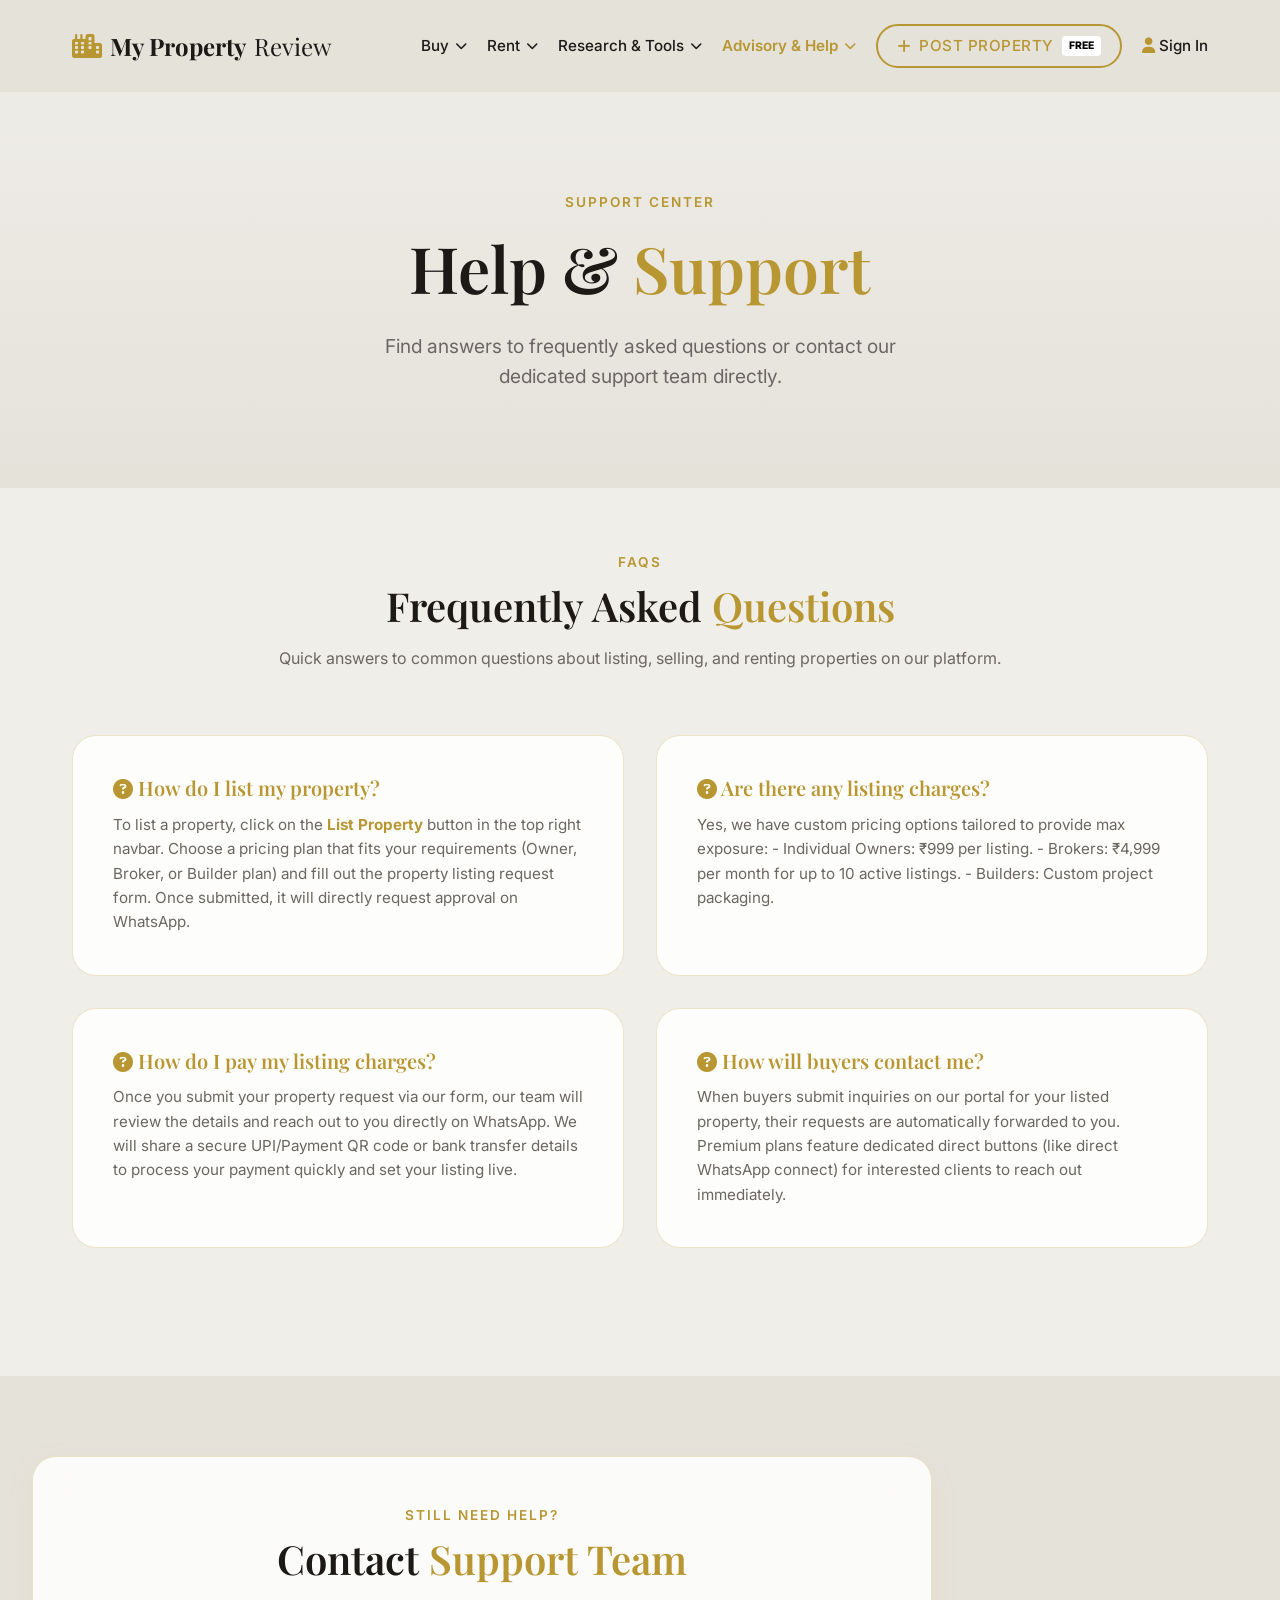
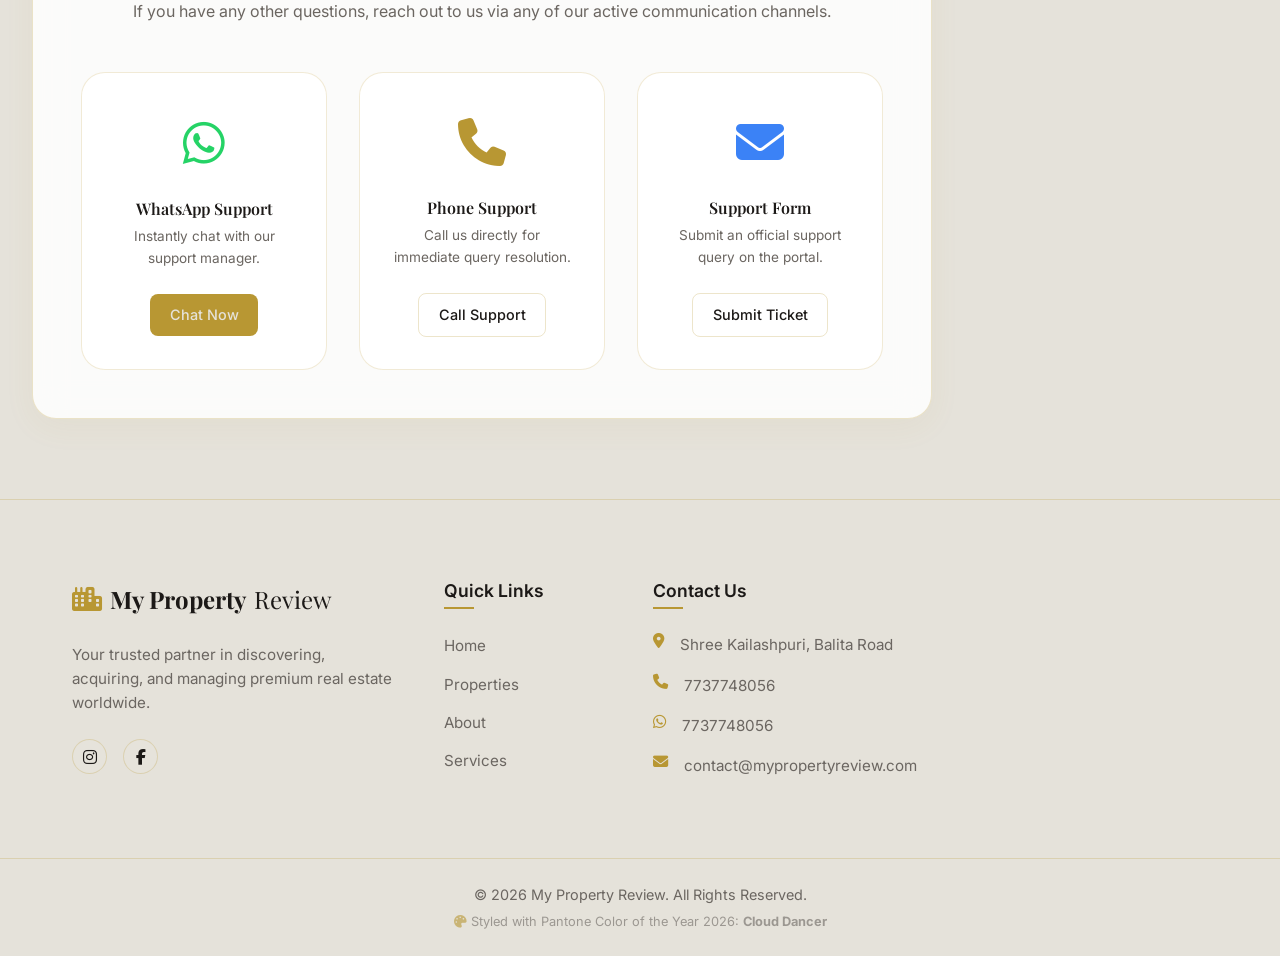
<file: help.html>
<!DOCTYPE html>
<html lang="en">
<head>
    <meta charset="UTF-8">
    <meta name="viewport" content="width=device-width, initial-scale=1.0">
    <title>Help & Support | My Property Review</title>
    <meta name="description" content="Help center and FAQs for My Property Review. Learn how to list, buy, or rent luxury properties.">
    <link rel="stylesheet" href="style.css">
    <!-- Google Fonts -->
    <link rel="preconnect" href="https://fonts.googleapis.com">
    <link rel="preconnect" href="https://fonts.gstatic.com" crossorigin>
    <link href="https://fonts.googleapis.com/css2?family=Inter:wght@300;400;500;600&family=Playfair+Display:ital,wght@0,400;0,600;0,700;1,400&display=swap" rel="stylesheet">
    <!-- Font Awesome for Icons -->
    <link rel="stylesheet" href="https://cdnjs.cloudflare.com/ajax/libs/font-awesome/6.4.0/css/all.min.css">
</head>
<body class="listing-page">
    <!-- Sleek Scroll Progress Indicator -->
    <div id="scroll-progress"></div>

    <!-- Navigation -->
    <nav class="navbar" id="navbar">
        <div class="nav-container">
            <a href="index.html" class="logo">
                <i class="fa-solid fa-city gold-text"></i> My Property <span class="light-text">Review</span>
            </a>
            <ul class="nav-links">
                <!-- BUY Dropdown -->
                <li class="nav-dropdown">
                    <a href="index.html#properties" class="dropdown-trigger">Buy <i class="fa-solid fa-chevron-down"></i></a>
                    <div class="dropdown-content">
                        <a href="index.html?type=Apartment#properties"><i class="fa-solid fa-building gold-text"></i> Buy Apartments / Flats</a>
                        <a href="index.html?type=Villa#properties"><i class="fa-solid fa-house-chimney gold-text"></i> Buy Luxury Villas</a>
                        <a href="index.html?type=Gated+Township#properties"><i class="fa-solid fa-mountain-city gold-text"></i> Buy Gated Townships</a>
                        <a href="index.html?type=Commercial+Shop#properties"><i class="fa-solid fa-shop gold-text"></i> Buy Commercial Shops</a>
                        <a href="index.html?type=Plot#properties"><i class="fa-solid fa-trowel-bricks gold-text"></i> Buy Plots / Land</a>
                    </div>
                </li>
                
                <!-- RENT Dropdown -->
                <li class="nav-dropdown">
                    <a href="index.html#properties" class="dropdown-trigger">Rent <i class="fa-solid fa-chevron-down"></i></a>
                    <div class="dropdown-content">
                        <a href="index.html?purpose=Rent&type=Apartment#properties"><i class="fa-solid fa-building gold-text"></i> Rent Apartments / Flats</a>
                        <a href="index.html?purpose=Rent&type=Villa#properties"><i class="fa-solid fa-house-chimney gold-text"></i> Rent Luxury Villas</a>
                        <a href="index.html?purpose=Rent&type=Commercial+Shop#properties"><i class="fa-solid fa-shop gold-text"></i> Rent Commercial Shops</a>
                    </div>
                </li>
                
                <!-- RESEARCH & TOOLS Dropdown -->
                <li class="nav-dropdown">
                    <a href="#" class="dropdown-trigger">Research & Tools <i class="fa-solid fa-chevron-down"></i></a>
                    <div class="dropdown-content">
                        <a href="#" class="active-modal-trigger" data-modal="emi-modal"><i class="fa-solid fa-calculator gold-text"></i> EMI Calculator</a>
                        <a href="#" class="active-modal-trigger" data-modal="eligibility-modal"><i class="fa-solid fa-hand-holding-dollar gold-text"></i> Eligibility Calculator</a>
                        <a href="#" class="active-modal-trigger" data-modal="affordability-modal"><i class="fa-solid fa-piggy-bank gold-text"></i> Affordability Calculator</a>
                        <a href="#" class="active-modal-trigger" data-modal="area-modal"><i class="fa-solid fa-vector-square gold-text"></i> Area Unit Converter</a>
                        <a href="index.html#insights-section"><i class="fa-solid fa-chart-line gold-text"></i> Price Trends & Insights</a>
                    </div>
                </li>
                
                <!-- ADVISORY & HELP Dropdown (Active) -->
                <li class="nav-dropdown">
                    <a href="#" class="dropdown-trigger active" style="color: var(--accent-gold); font-weight: 600;">Advisory & Help <i class="fa-solid fa-chevron-down"></i></a>
                    <div class="dropdown-content">
                        <a href="blog.html"><i class="fa-solid fa-newspaper gold-text"></i> Expert Blogs & News</a>
                        <a href="help.html" class="active"><i class="fa-solid fa-circle-question gold-text"></i> Visit Help Center</a>
                        <a href="index.html#contact"><i class="fa-solid fa-headset gold-text"></i> Contact Advisory Team</a>
                    </div>
                </li>

                <!-- Post Property Button -->
                <li>
                    <a href="list-property.html" class="nav-post-btn">
                        <i class="fa-solid fa-plus"></i> Post Property <span class="free-badge-pulse">FREE</span>
                    </a>
                </li>
                
                <li id="auth-nav-item"><a href="#" id="open-signin-btn"><i class="fa-solid fa-user gold-text"></i> Sign In</a></li>
            </ul>
            <div class="menu-toggle" id="mobile-menu">
                <i class="fa-solid fa-bars"></i>
            </div>
        </div>
    </nav>

    <!-- Page Header -->
    <section class="page-header">
        <div class="header-content reveal">
            <span class="subtitle">Support Center</span>
            <h1>Help & <span class="gold-text">Support</span></h1>
            <p>Find answers to frequently asked questions or contact our dedicated support team directly.</p>
        </div>
    </section>

    <!-- Support Categories / FAQ Section -->
    <section class="pricing-section">
        <div class="section-header reveal">
            <span class="subtitle">FAQs</span>
            <h2>Frequently Asked <span class="gold-text">Questions</span></h2>
            <p>Quick answers to common questions about listing, selling, and renting properties on our platform.</p>
        </div>

        <div class="pricing-grid" style="grid-template-columns: 1fr 1fr; margin-top: 3rem;">
            <!-- FAQ Card 1 -->
            <div class="pricing-card reveal" style="text-align: left; padding: 2.5rem; justify-content: flex-start;">
                <h3 style="font-size: 1.25rem; color: var(--accent-gold); margin-bottom: 0.8rem;">
                    <i class="fa-solid fa-circle-question"></i> How do I list my property?
                </h3>
                <p style="color: var(--text-muted); font-size: 0.95rem; line-height: 1.6;">
                    To list a property, click on the <strong class="gold-text">List Property</strong> button in the top right navbar. Choose a pricing plan that fits your requirements (Owner, Broker, or Builder plan) and fill out the property listing request form. Once submitted, it will directly request approval on WhatsApp.
                </p>
            </div>

            <!-- FAQ Card 2 -->
            <div class="pricing-card reveal delay-1" style="text-align: left; padding: 2.5rem; justify-content: flex-start;">
                <h3 style="font-size: 1.25rem; color: var(--accent-gold); margin-bottom: 0.8rem;">
                    <i class="fa-solid fa-circle-question"></i> Are there any listing charges?
                </h3>
                <p style="color: var(--text-muted); font-size: 0.95rem; line-height: 1.6;">
                    Yes, we have custom pricing options tailored to provide max exposure: 
                    - Individual Owners: ₹999 per listing.
                    - Brokers: ₹4,999 per month for up to 10 active listings.
                    - Builders: Custom project packaging.
                </p>
            </div>

            <!-- FAQ Card 3 -->
            <div class="pricing-card reveal delay-2" style="text-align: left; padding: 2.5rem; justify-content: flex-start;">
                <h3 style="font-size: 1.25rem; color: var(--accent-gold); margin-bottom: 0.8rem;">
                    <i class="fa-solid fa-circle-question"></i> How do I pay my listing charges?
                </h3>
                <p style="color: var(--text-muted); font-size: 0.95rem; line-height: 1.6;">
                    Once you submit your property request via our form, our team will review the details and reach out to you directly on WhatsApp. We will share a secure UPI/Payment QR code or bank transfer details to process your payment quickly and set your listing live.
                </p>
            </div>

            <!-- FAQ Card 4 -->
            <div class="pricing-card reveal delay-3" style="text-align: left; padding: 2.5rem; justify-content: flex-start;">
                <h3 style="font-size: 1.25rem; color: var(--accent-gold); margin-bottom: 0.8rem;">
                    <i class="fa-solid fa-circle-question"></i> How will buyers contact me?
                </h3>
                <p style="color: var(--text-muted); font-size: 0.95rem; line-height: 1.6;">
                    When buyers submit inquiries on our portal for your listed property, their requests are automatically forwarded to you. Premium plans feature dedicated direct buttons (like direct WhatsApp connect) for interested clients to reach out immediately.
                </p>
            </div>
        </div>
    </section>

    <!-- Support Contact Channels -->
    <section class="listing-form-section" style="background: var(--bg-darker); padding: 5rem 2rem;">
        <div class="inquiry-container reveal" style="max-width: 900px;">
            <div class="section-header" style="margin-bottom: 3rem;">
                <span class="subtitle">Still need help?</span>
                <h2>Contact <span class="gold-text">Support Team</span></h2>
                <p>If you have any other questions, reach out to us via any of our active communication channels.</p>
            </div>

            <div style="display: grid; grid-template-columns: repeat(auto-fit, minmax(220px, 1fr)); gap: 2rem; text-align: center;">
                
                <!-- Channel 1: WhatsApp -->
                <div class="pricing-card" style="padding: 2rem; border-color: rgba(184, 151, 51, 0.2); justify-content: center; align-items: center;">
                    <div style="font-size: 3rem; color: #25d366; margin-bottom: 1rem;">
                        <i class="fa-brands fa-whatsapp"></i>
                    </div>
                    <h4>WhatsApp Support</h4>
                    <p style="font-size: 0.85rem; color: var(--text-muted); margin: 0.5rem 0 1.5rem;">Instantly chat with our support manager.</p>
                    <a href="https://wa.me/917737748056" target="_blank" class="btn btn-primary" style="padding: 0.6rem 1.2rem; font-size: 0.9rem;">Chat Now</a>
                </div>

                <!-- Channel 2: Phone call -->
                <div class="pricing-card" style="padding: 2rem; border-color: rgba(184, 151, 51, 0.2); justify-content: center; align-items: center;">
                    <div style="font-size: 3rem; color: var(--accent-gold); margin-bottom: 1rem;">
                        <i class="fa-solid fa-phone"></i>
                    </div>
                    <h4>Phone Support</h4>
                    <p style="font-size: 0.85rem; color: var(--text-muted); margin: 0.5rem 0 1.5rem;">Call us directly for immediate query resolution.</p>
                    <a href="tel:7737748056" class="btn btn-outline" style="padding: 0.6rem 1.2rem; font-size: 0.9rem;">Call Support</a>
                </div>

                <!-- Channel 3: Inquiry Modal Trigger -->
                <div class="pricing-card" style="padding: 2rem; border-color: rgba(184, 151, 51, 0.2); justify-content: center; align-items: center;">
                    <div style="font-size: 3rem; color: #3b82f6; margin-bottom: 1rem;">
                        <i class="fa-solid fa-envelope"></i>
                    </div>
                    <h4>Support Form</h4>
                    <p style="font-size: 0.85rem; color: var(--text-muted); margin: 0.5rem 0 1.5rem;">Submit an official support query on the portal.</p>
                    <a href="#" class="btn btn-outline open-modal-btn" style="padding: 0.6rem 1.2rem; font-size: 0.9rem;">Submit Ticket</a>
                </div>

            </div>
        </div>
    </section>

    <!-- Footer -->
    <footer class="footer">
        <div class="footer-top reveal">
            <div class="footer-brand">
                <a href="index.html" class="logo">
                    <i class="fa-solid fa-city gold-text"></i> My Property <span class="light-text">Review</span>
                </a>
                <p>Your trusted partner in discovering, acquiring, and managing premium real estate worldwide.</p>
                <div class="social-links">
                    <a href="https://www.instagram.com/propertypradeep?igsh=MXdpMXpzMTRkcWJ5Zw==" target="_blank"><i class="fa-brands fa-instagram"></i></a>
                    <a href="https://www.facebook.com/share/1DDy9V1TkH/" target="_blank"><i class="fa-brands fa-facebook-f"></i></a>
                </div>
            </div>
            <div class="footer-links">
                <h3>Quick Links</h3>
                <ul>
                    <li><a href="index.html">Home</a></li>
                    <li><a href="index.html#properties">Properties</a></li>
                    <li><a href="index.html#about">About</a></li>
                    <li><a href="index.html#services">Services</a></li>
                </ul>
            </div>
            <div class="footer-contact">
                <h3>Contact Us</h3>
                <p><i class="fa-solid fa-location-dot gold-text"></i> Shree Kailashpuri, Balita Road</p>
                <p><i class="fa-solid fa-phone gold-text"></i> 7737748056</p>
                <p><i class="fa-brands fa-whatsapp gold-text"></i> <a href="https://wa.me/917737748056" target="_blank" style="color: inherit; text-decoration: none;">7737748056</a></p>
                <p><i class="fa-solid fa-envelope gold-text"></i> <a href="help.html" style="color: inherit; text-decoration: none;">contact@mypropertyreview.com</a></p>
            </div>
        </div>
        <div class="footer-bottom">
            <p>&copy; 2026 My Property Review. All Rights Reserved.</p>
            <p style="font-size: 0.8rem; opacity: 0.6; margin-top: 5px;"><i class="fa-solid fa-palette gold-text"></i> Styled with Pantone Color of the Year 2026: <strong>Cloud Dancer</strong></p>
        </div>
    </footer>

    <!-- Include Modal HTML here as well in case they click Contact Us -->
    <!-- Inquiry Modal (Converted to Interactive Chatbox) -->
    <div id="inquiry-modal" class="modal">
        <div class="modal-content chatbox-container">
            <!-- Chat Header -->
            <div class="chatbox-header">
                <div class="chat-agent-info">
                    <div class="chat-agent-avatar">
                        <i class="fa-solid fa-user-tie"></i>
                        <span class="online-status-dot"></span>
                    </div>
                    <div>
                        <h4>Pradeep Kumar</h4>
                        <p><i class="fa-solid fa-circle gold-text" style="font-size: 8px;"></i> Assistant Manager</p>
                    </div>
                </div>
                <span class="close-modal">&times;</span>
            </div>
            
            <!-- Chat Messages Window -->
            <div class="chatbox-messages" id="chatbox-messages">
                <!-- Dynamically populated via JS -->
            </div>
            
            <!-- Chat Quick Options (Chips) -->
            <div class="chatbox-chips" id="chatbox-chips">
                <!-- Dynamically populated via JS -->
            </div>
            
            <!-- Chat Input Area -->
            <form class="chatbox-input-area" id="chatbox-input-form">
                <input type="text" id="chatbox-user-input" placeholder="Type your message here..." required autocomplete="off">
                <button type="submit" class="chatbox-send-btn"><i class="fa-solid fa-paper-plane"></i></button>
            </form>
        </div>
    </div>

    <!-- Sign In Modal -->
    <div id="signin-modal" class="modal">
        <div class="modal-content signin-container">
            <span class="close-signin-modal">&times;</span>
            
            <div class="signin-tabs">
                <button class="signin-tab-btn active" id="tab-login-btn">Sign In</button>
                <button class="signin-tab-btn" id="tab-register-btn">Register</button>
            </div>
            
            <!-- Login Form -->
            <form class="signin-form active" id="login-form">
                <div class="section-header" style="margin-bottom: 1.5rem; text-align: center;">
                    <h2 style="font-size: 1.8rem; margin-bottom: 0.5rem;">Welcome <span class="gold-text">Back</span></h2>
                    <p style="font-size: 0.9rem;">Access your advisor dashboard and saved listings.</p>
                </div>
                <div style="display: flex; flex-direction: column; gap: 1rem;">
                    <div class="form-group" style="display: flex; flex-direction: column; gap: 0.4rem; text-align: left;">
                        <label for="login-email" style="font-size: 0.85rem; font-weight: 500; color: var(--text-main);">Email / Username</label>
                        <input type="text" id="login-email" required placeholder="Enter username or 'admin'" style="padding: 0.8rem; border: 1px solid var(--glass-border); border-radius: var(--border-radius-sm); outline: none; background: var(--bg-dark);">
                    </div>
                    <div class="form-group" style="display: flex; flex-direction: column; gap: 0.4rem; text-align: left;">
                        <label for="login-password" style="font-size: 0.85rem; font-weight: 500; color: var(--text-main);">Password</label>
                        <input type="password" id="login-password" required placeholder="Password" style="padding: 0.8rem; border: 1px solid var(--glass-border); border-radius: var(--border-radius-sm); outline: none; background: var(--bg-dark);">
                    </div>
                    <button type="submit" class="btn btn-primary" style="width: 100%; justify-content: center; padding: 0.8rem; font-weight: 600; margin-top: 0.5rem;">Sign In <i class="fa-solid fa-arrow-right-to-bracket"></i></button>
                </div>
            </form>
            
            <!-- Register Form -->
            <form class="signin-form" id="register-form" style="display: none;">
                <div class="section-header" style="margin-bottom: 1.5rem; text-align: center;">
                    <h2 style="font-size: 1.8rem; margin-bottom: 0.5rem;">Create <span class="gold-text">Account</span></h2>
                    <p style="font-size: 0.9rem;">Join My Property Review to list properties.</p>
                </div>
                <div style="display: flex; flex-direction: column; gap: 1rem;">
                    <div class="form-group" style="display: flex; flex-direction: column; gap: 0.4rem; text-align: left;">
                        <label for="reg-name" style="font-size: 0.85rem; font-weight: 500;">Full Name</label>
                        <input type="text" id="reg-name" required placeholder="Enter Your Full Name" style="padding: 0.8rem; border: 1px solid var(--glass-border); border-radius: var(--border-radius-sm); outline: none; background: var(--bg-dark);">
                    </div>
                    <div class="form-group" style="display: flex; flex-direction: column; gap: 0.4rem; text-align: left;">
                        <label for="reg-phone" style="font-size: 0.85rem; font-weight: 500;">Phone Number</label>
                        <input type="tel" id="reg-phone" required placeholder="Enter 10-Digit Phone" style="padding: 0.8rem; border: 1px solid var(--glass-border); border-radius: var(--border-radius-sm); outline: none; background: var(--bg-dark);">
                    </div>
                    <div class="form-group" style="display: flex; flex-direction: column; gap: 0.4rem; text-align: left;">
                        <label for="reg-email" style="font-size: 0.85rem; font-weight: 500;">Email</label>
                        <input type="email" id="reg-email" required placeholder="Email Address" style="padding: 0.8rem; border: 1px solid var(--glass-border); border-radius: var(--border-radius-sm); outline: none; background: var(--bg-dark);">
                    </div>
                    <div class="form-group" style="display: flex; flex-direction: column; gap: 0.4rem; text-align: left;">
                        <label for="reg-password" style="font-size: 0.85rem; font-weight: 500;">Password</label>
                        <input type="password" id="reg-password" required placeholder="Create Password" style="padding: 0.8rem; border: 1px solid var(--glass-border); border-radius: var(--border-radius-sm); outline: none; background: var(--bg-dark);">
                    </div>
                    <button type="submit" class="btn btn-primary" style="width: 100%; justify-content: center; padding: 0.8rem; font-weight: 600; margin-top: 0.5rem;">Create Account <i class="fa-solid fa-user-plus"></i></button>
                </div>
            </form>

            <!-- Shared Google Login Button -->
            <div class="or-separator" style="margin: 1.5rem 0 1rem; display: flex; align-items: center; justify-content: center; gap: 10px; color: var(--text-muted); font-size: 0.85rem;">
                <span style="flex-grow: 1; height: 1px; background: var(--bg-darker);"></span>
                <span>or</span>
                <span style="flex-grow: 1; height: 1px; background: var(--bg-darker);"></span>
            </div>
            <button type="button" class="btn btn-outline google-btn" id="google-login-btn" style="width: 100%; display: flex; align-items: center; justify-content: center; gap: 10px; padding: 0.8rem; border-color: var(--glass-border); color: var(--text-main); font-weight: 500; font-size: 0.95rem; border-radius: var(--border-radius-sm); background: #ffffff; cursor: pointer; transition: var(--transition);">
                <i class="fa-brands fa-google" style="color: #4285F4; font-size: 1.15rem;"></i> Continue with Google
            </button>
        </div>
    </div>

    <!-- Slide-Out Profile Drawer (Housing.com style menu) -->
    <div id="profile-drawer" class="profile-drawer">
        <div class="drawer-overlay" id="profile-drawer-overlay"></div>
        <div class="drawer-content">
            <div class="drawer-header">
                <h3>My Account</h3>
                <span class="close-drawer" id="close-drawer-btn">&times;</span>
            </div>
            
            <!-- User Info Card inside Drawer -->
            <div class="drawer-user-info">
                <div class="drawer-avatar"><i class="fa-solid fa-circle-user gold-text"></i></div>
                <div class="drawer-user-details">
                    <h4 id="drawer-username">Pradeep Kumar</h4>
                    <p id="drawer-useremail">pradeep@mypropertyreview.com</p>
                </div>
            </div>
            
            <!-- Free Listing Banner (Image 2 yellow background) -->
            <div class="drawer-free-listing-card">
                <div class="card-house-bg"></div>
                <h4>Looking to sell / rent your property?</h4>
                <a href="list-property.html" class="btn btn-primary post-free-btn">Post property for FREE</a>
            </div>
            
            <!-- Main drawer links list -->
            <ul class="drawer-menu-links">
                <li><a href="#"><i class="fa-solid fa-gem gold-text"></i> Zero Brokerage Properties</a></li>
                <li><a href="#"><i class="fa-solid fa-credit-card gold-text"></i> My Transactions</a></li>
                <li><a href="#"><i class="fa-solid fa-star gold-text"></i> My Reviews <span class="new-badge">NEW</span></a></li>
                <li><a href="#"><i class="fa-solid fa-bell gold-text"></i> Unsubscribe Alerts</a></li>
                <li><a href="#"><i class="fa-solid fa-user-secret gold-text"></i> Report a Fraud</a></li>
            </ul>
            
            <!-- Visit Help Center Outlined Button -->
            <div class="drawer-help-center-btn">
                <a href="help.html" class="btn btn-outline-gold visit-help-btn">
                    <span><i class="fa-solid fa-circle-question gold-text"></i> Visit Help Center</span>
                    <i class="fa-solid fa-chevron-right chevron-icon"></i>
                </a>
            </div>
            
            <!-- App Download Container (Image 2) -->
            <div class="drawer-app-box">
                <h5>Download My Property Review App</h5>
                <div class="app-downloads-row">
                    <div class="app-badge-col">
                        <a href="#" class="app-badge-btn"><i class="fa-brands fa-apple"></i> App Store</a>
                        <a href="#" class="app-badge-btn"><i class="fa-brands fa-google-play"></i> Google Play</a>
                    </div>
                    <!-- QR Code -->
                    <div class="app-qr-code">
                        <i class="fa-solid fa-qrcode"></i>
                    </div>
                </div>
            </div>
            
            <!-- Social Follow and Logout -->
            <div class="drawer-footer">
                <div class="drawer-socials">
                    <span>Follow on:</span>
                    <div class="social-icons">
                        <a href="https://www.facebook.com/share/1DDy9V1TkH/" target="_blank"><i class="fa-brands fa-facebook-f"></i></a>
                        <a href="https://www.instagram.com/propertypradeep?igsh=MXdpMXpzMTRkcWJ5Zw==" target="_blank"><i class="fa-brands fa-instagram"></i></a>
                    </div>
                </div>
                <button type="button" class="btn btn-outline logout-drawer-btn" id="drawer-logout-btn"><i class="fa-solid fa-arrow-right-from-bracket"></i> Logout</button>
            </div>
        </div>
    </div>

    <script src="script.js"></script>
</body>
</html>
</file>
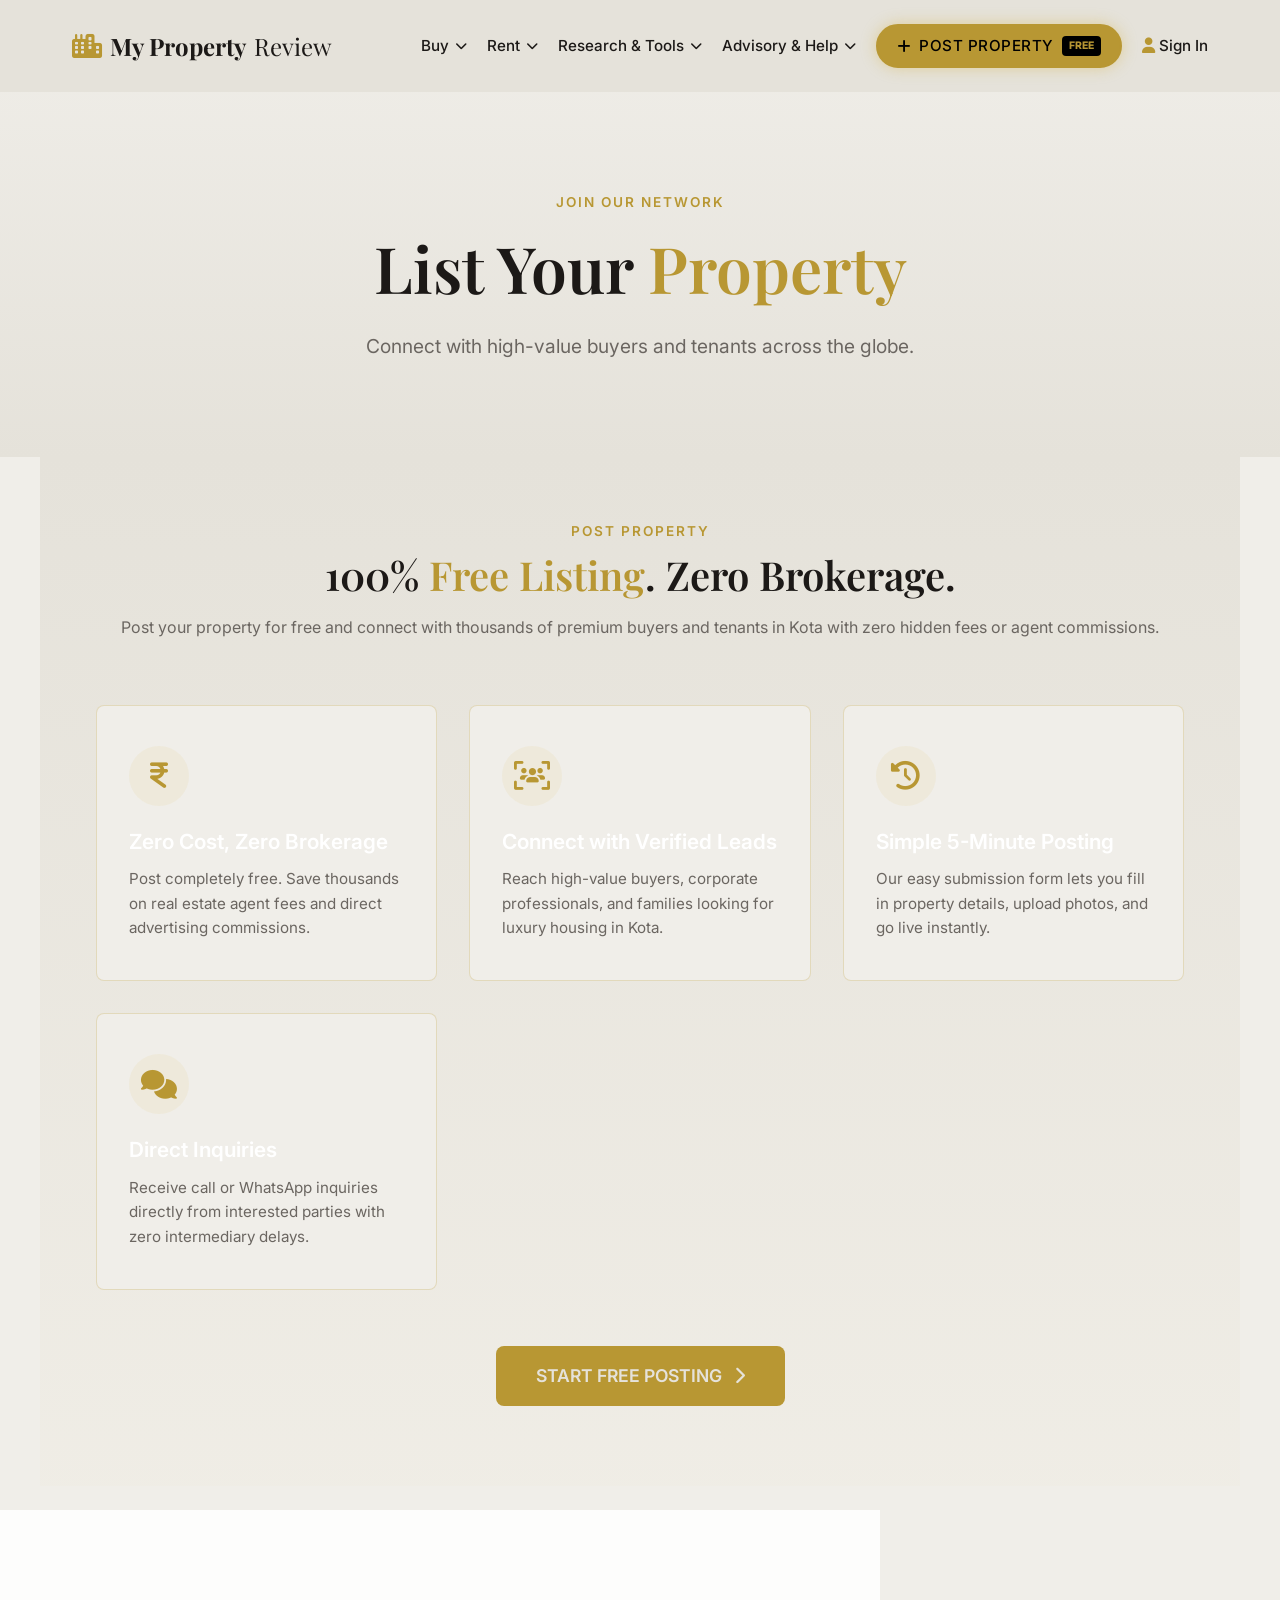
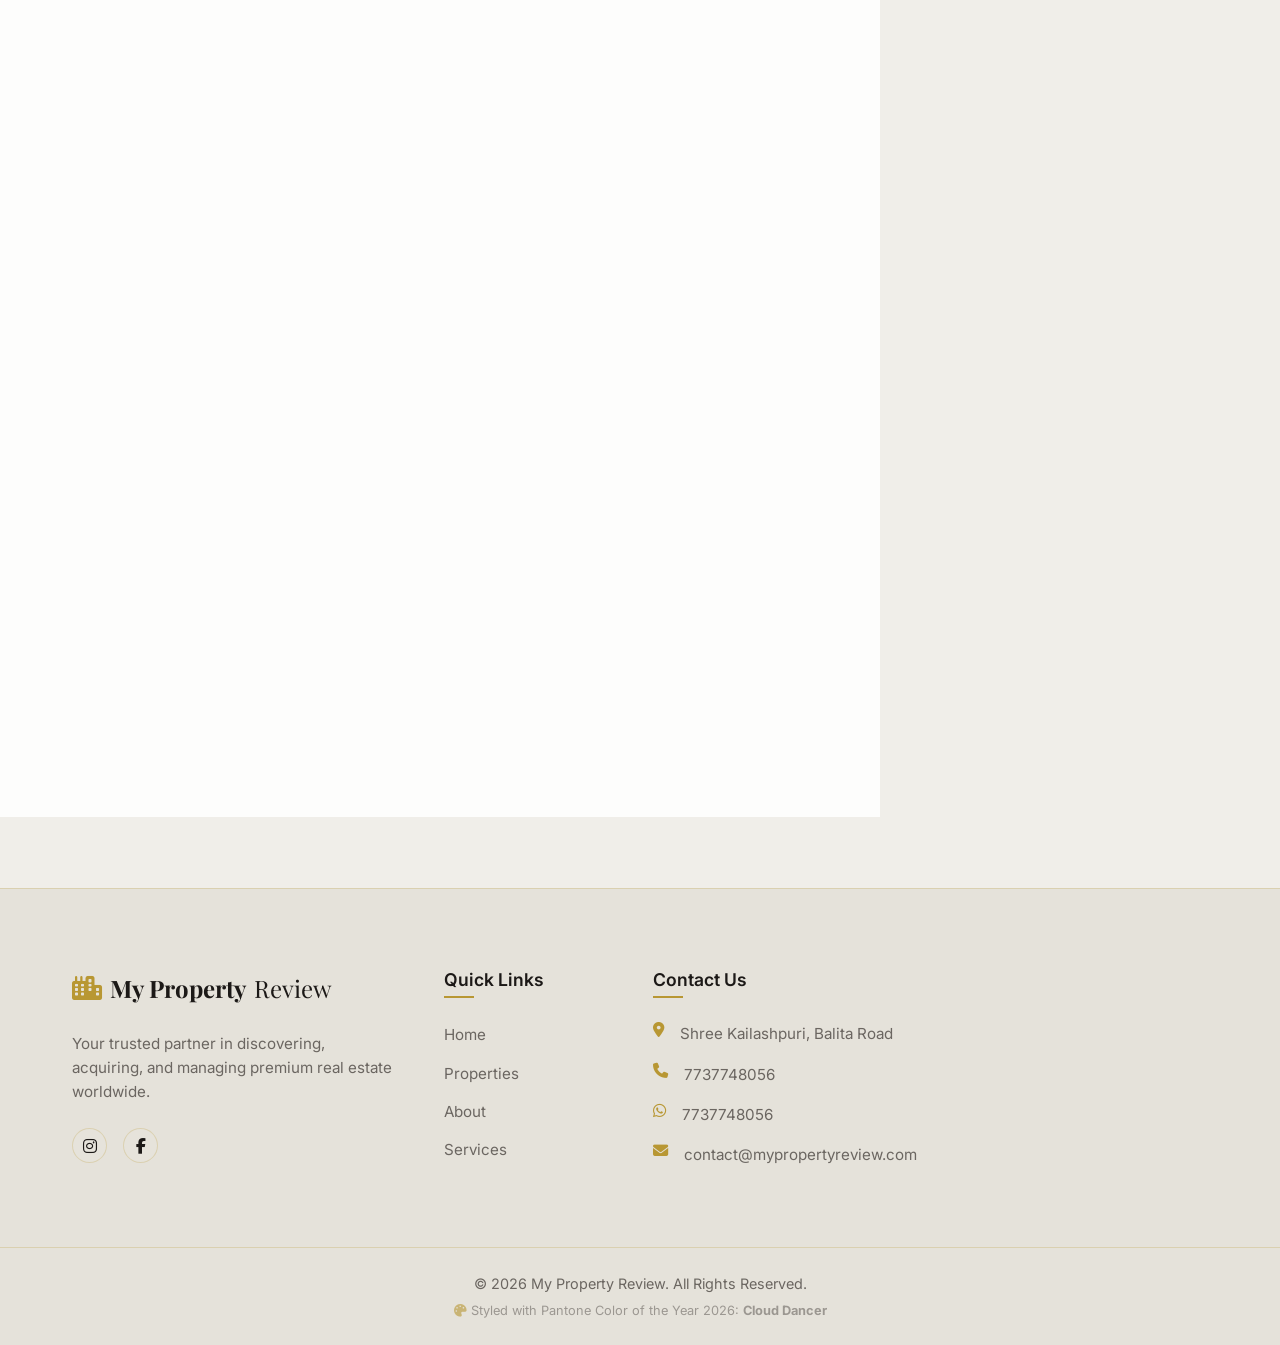
<file: list-property.html>
<!DOCTYPE html>
<html lang="en">
<head>
    <meta charset="UTF-8">
    <meta name="viewport" content="width=device-width, initial-scale=1.0">
    <title>List Your Property | My Property Review</title>
    <meta name="description" content="List your property with us. We connect brokers, builders, and sellers with premium buyers and renters.">
    <link rel="stylesheet" href="style.css">
    <!-- Google Fonts -->
    <link rel="preconnect" href="https://fonts.googleapis.com">
    <link rel="preconnect" href="https://fonts.gstatic.com" crossorigin>
    <link href="https://fonts.googleapis.com/css2?family=Inter:wght@300;400;500;600&family=Playfair+Display:ital,wght@0,400;0,600;0,700;1,400&display=swap" rel="stylesheet">
    <!-- Font Awesome for Icons -->
    <link rel="stylesheet" href="https://cdnjs.cloudflare.com/ajax/libs/font-awesome/6.4.0/css/all.min.css">
</head>
<body class="listing-page">
    <!-- Sleek Scroll Progress Indicator -->
    <div id="scroll-progress"></div>

    <!-- Navigation -->
    <nav class="navbar" id="navbar">
        <div class="nav-container">
            <a href="index.html" class="logo">
                <i class="fa-solid fa-city gold-text"></i> My Property <span class="light-text">Review</span>
            </a>
            <ul class="nav-links">
                <!-- BUY Dropdown -->
                <li class="nav-dropdown">
                    <a href="index.html#properties" class="dropdown-trigger">Buy <i class="fa-solid fa-chevron-down"></i></a>
                    <div class="dropdown-content">
                        <a href="index.html?type=Apartment#properties"><i class="fa-solid fa-building gold-text"></i> Buy Apartments / Flats</a>
                        <a href="index.html?type=Villa#properties"><i class="fa-solid fa-house-chimney gold-text"></i> Buy Luxury Villas</a>
                        <a href="index.html?type=Gated+Township#properties"><i class="fa-solid fa-mountain-city gold-text"></i> Buy Gated Townships</a>
                        <a href="index.html?type=Commercial+Shop#properties"><i class="fa-solid fa-shop gold-text"></i> Buy Commercial Shops</a>
                        <a href="index.html?type=Plot#properties"><i class="fa-solid fa-trowel-bricks gold-text"></i> Buy Plots / Land</a>
                    </div>
                </li>
                
                <!-- RENT Dropdown -->
                <li class="nav-dropdown">
                    <a href="index.html#properties" class="dropdown-trigger">Rent <i class="fa-solid fa-chevron-down"></i></a>
                    <div class="dropdown-content">
                        <a href="index.html?purpose=Rent&type=Apartment#properties"><i class="fa-solid fa-building gold-text"></i> Rent Apartments / Flats</a>
                        <a href="index.html?purpose=Rent&type=Villa#properties"><i class="fa-solid fa-house-chimney gold-text"></i> Rent Luxury Villas</a>
                        <a href="index.html?purpose=Rent&type=Commercial+Shop#properties"><i class="fa-solid fa-shop gold-text"></i> Rent Commercial Shops</a>
                    </div>
                </li>
                
                <!-- RESEARCH & TOOLS Dropdown -->
                <li class="nav-dropdown">
                    <a href="#" class="dropdown-trigger">Research & Tools <i class="fa-solid fa-chevron-down"></i></a>
                    <div class="dropdown-content">
                        <a href="#" class="active-modal-trigger" data-modal="emi-modal"><i class="fa-solid fa-calculator gold-text"></i> EMI Calculator</a>
                        <a href="#" class="active-modal-trigger" data-modal="eligibility-modal"><i class="fa-solid fa-hand-holding-dollar gold-text"></i> Eligibility Calculator</a>
                        <a href="#" class="active-modal-trigger" data-modal="affordability-modal"><i class="fa-solid fa-piggy-bank gold-text"></i> Affordability Calculator</a>
                        <a href="#" class="active-modal-trigger" data-modal="area-modal"><i class="fa-solid fa-vector-square gold-text"></i> Area Unit Converter</a>
                        <a href="index.html#insights-section"><i class="fa-solid fa-chart-line gold-text"></i> Price Trends & Insights</a>
                    </div>
                </li>
                
                <!-- ADVISORY & HELP Dropdown -->
                <li class="nav-dropdown">
                    <a href="#" class="dropdown-trigger">Advisory & Help <i class="fa-solid fa-chevron-down"></i></a>
                    <div class="dropdown-content">
                        <a href="blog.html"><i class="fa-solid fa-newspaper gold-text"></i> Expert Blogs & News</a>
                        <a href="help.html"><i class="fa-solid fa-circle-question gold-text"></i> Visit Help Center</a>
                        <a href="index.html#contact"><i class="fa-solid fa-headset gold-text"></i> Contact Advisory Team</a>
                    </div>
                </li>

                <!-- Post Property Button (Active) -->
                <li>
                    <a href="list-property.html" class="nav-post-btn active" style="border-color: var(--accent-gold); background: var(--accent-gold); color: #000000;">
                        <i class="fa-solid fa-plus"></i> Post Property <span class="free-badge-pulse" style="background: #000000; color: var(--accent-gold);">FREE</span>
                    </a>
                </li>
                
                <li id="auth-nav-item"><a href="#" id="open-signin-btn"><i class="fa-solid fa-user gold-text"></i> Sign In</a></li>
            </ul>
            <div class="menu-toggle" id="mobile-menu">
                <i class="fa-solid fa-bars"></i>
            </div>
        </div>
    </nav>

    <!-- Page Header -->
    <section class="page-header">
        <div class="header-content reveal">
            <span class="subtitle">Join Our Network</span>
            <h1>List Your <span class="gold-text">Property</span></h1>
            <p>Connect with high-value buyers and tenants across the globe.</p>
        </div>
    </section>

    <!-- Why Post Free Section -->
    <section class="pricing-section free-benefits-section">
        <div class="section-header reveal">
            <span class="subtitle">Post Property</span>
            <h2>100% <span class="gold-text">Free Listing</span>. Zero Brokerage.</h2>
            <p>Post your property for free and connect with thousands of premium buyers and tenants in Kota with zero hidden fees or agent commissions.</p>
        </div>
        <div class="free-benefits-grid">
            <!-- Benefit 1 -->
            <div class="benefit-card reveal">
                <div class="benefit-icon"><i class="fa-solid fa-indian-rupee-sign gold-text"></i></div>
                <h3>Zero Cost, Zero Brokerage</h3>
                <p>Post completely free. Save thousands on real estate agent fees and direct advertising commissions.</p>
            </div>

            <!-- Benefit 2 -->
            <div class="benefit-card reveal delay-1">
                <div class="benefit-icon"><i class="fa-solid fa-users-viewfinder gold-text"></i></div>
                <h3>Connect with Verified Leads</h3>
                <p>Reach high-value buyers, corporate professionals, and families looking for luxury housing in Kota.</p>
            </div>

            <!-- Benefit 3 -->
            <div class="benefit-card reveal delay-2">
                <div class="benefit-icon"><i class="fa-solid fa-clock-rotate-left gold-text"></i></div>
                <h3>Simple 5-Minute Posting</h3>
                <p>Our easy submission form lets you fill in property details, upload photos, and go live instantly.</p>
            </div>

            <!-- Benefit 4 -->
            <div class="benefit-card reveal delay-3">
                <div class="benefit-icon"><i class="fa-solid fa-comments gold-text"></i></div>
                <h3>Direct Inquiries</h3>
                <p>Receive call or WhatsApp inquiries directly from interested parties with zero intermediary delays.</p>
            </div>
        </div>
        
        <div class="free-posting-cta-row reveal" style="text-align: center; margin-top: 3.5rem;">
            <a href="#list-form-section" class="btn btn-primary btn-lg" style="padding: 1rem 2.5rem; font-size: 1.1rem; font-weight: 600; text-transform: uppercase; border-radius: var(--border-radius-sm);">Start Free Posting <i class="fa-solid fa-chevron-right" style="margin-left: 8px;"></i></a>
        </div>
    </section>

    <!-- Listing Form Section -->
    <section class="listing-form-section" id="list-form-section">
        <div class="inquiry-container reveal">
            <div class="section-header">
                <h2>Submit Your <span class="gold-text">Listing</span></h2>
                <p>Fill out the details below. Submit your property details and your listing will go live instantly for FREE!</p>
            </div>
            
            <form class="inquiry-form" id="submit-listing-form">
                
                <!-- Section 1: User & Listing Type -->
                <h3 class="form-section-title">1. Basic Information</h3>
                <div class="form-row">
                    <div class="form-group">
                        <label for="list-user-type">I am a...</label>
                        <select id="list-user-type" required>
                            <option value="" disabled selected>Select Role</option>
                            <option value="Owner">Property Owner</option>
                            <option value="Broker">Real Estate Broker</option>
                            <option value="Builder">Builder / Developer</option>
                        </select>
                    </div>
                    <div class="form-group">
                        <label for="list-action-type">I want to...</label>
                        <select id="list-action-type" required>
                            <option value="" disabled selected>Select Action</option>
                            <option value="Sell">Sell Property</option>
                            <option value="Rent">Rent Out Property</option>
                            <option value="Lease">Lease Property</option>
                        </select>
                    </div>
                </div>

                <!-- Section 2: Property Details -->
                <h3 class="form-section-title">2. Property Details</h3>
                <div class="form-row">
                    <div class="form-group">
                        <label for="list-prop-type">Property Type</label>
                        <select id="list-prop-type" required>
                            <option value="" disabled selected>Select Property Type</option>
                            <option value="Apartment">Apartment</option>
                            <option value="Villa">Villa / House</option>
                            <option value="Plot">Plot / Land</option>
                            <option value="Commercial Shop">Commercial Shop</option>
                            <option value="Commercial Plot">Commercial Plot</option>
                            <option value="Gated Township">Gated Township</option>
                        </select>
                    </div>
                    <div class="form-group">
                        <label for="list-price">Expected Price / Rent (₹)</label>
                        <input type="text" id="list-price" required placeholder="e.g. 50,00,000">
                    </div>
                </div>
                
                <div class="form-group full-width">
                    <label for="list-location">Exact Location / Address</label>
                    <input type="text" id="list-location" required placeholder="City, Locality, Area">
                </div>

                <div class="form-group full-width">
                    <label for="list-description">Property Description</label>
                    <textarea id="list-description" rows="4" placeholder="Highlight key features, amenities, nearby landmarks, etc." required></textarea>
                </div>

                <!-- Section 3: Contact Info -->
                <h3 class="form-section-title">3. Your Contact Details</h3>
                <div class="form-row">
                    <div class="form-group">
                        <label for="list-name">Full Name</label>
                        <input type="text" id="list-name" required placeholder="Your Name">
                    </div>
                    <div class="form-group">
                        <label for="list-phone">Phone Number</label>
                        <input type="tel" id="list-phone" required placeholder="Your Mobile Number">
                    </div>
                </div>

                <div class="form-group full-width">
                    <label for="list-email">Email Address</label>
                    <input type="email" id="list-email" required placeholder="Your Email">
                </div>

                <button type="submit" class="btn btn-primary submit-btn">Submit Listing Request <i class="fa-solid fa-arrow-right"></i></button>
            </form>
        </div>
    </section>

    <!-- Footer -->
    <footer class="footer">
        <div class="footer-top reveal">
            <div class="footer-brand">
                <a href="index.html" class="logo">
                    <i class="fa-solid fa-city gold-text"></i> My Property <span class="light-text">Review</span>
                </a>
                <p>Your trusted partner in discovering, acquiring, and managing premium real estate worldwide.</p>
                <div class="social-links">
                    <a href="https://www.instagram.com/propertypradeep?igsh=MXdpMXpzMTRkcWJ5Zw==" target="_blank"><i class="fa-brands fa-instagram"></i></a>
                    <a href="https://www.facebook.com/share/1DDy9V1TkH/" target="_blank"><i class="fa-brands fa-facebook-f"></i></a>
                </div>
            </div>
            <div class="footer-links">
                <h3>Quick Links</h3>
                <ul>
                    <li><a href="index.html">Home</a></li>
                    <li><a href="index.html#properties">Properties</a></li>
                    <li><a href="index.html#about">About</a></li>
                    <li><a href="index.html#services">Services</a></li>
                </ul>
            </div>
            <div class="footer-contact">
                <h3>Contact Us</h3>
                <p><i class="fa-solid fa-location-dot gold-text"></i> Shree Kailashpuri, Balita Road</p>
                <p><i class="fa-solid fa-phone gold-text"></i> 7737748056</p>
                <p><i class="fa-brands fa-whatsapp gold-text"></i> <a href="https://wa.me/917737748056" target="_blank" style="color: inherit; text-decoration: none;">7737748056</a></p>
                <p><i class="fa-solid fa-envelope gold-text"></i> <a href="help.html" style="color: inherit; text-decoration: none;">contact@mypropertyreview.com</a></p>
            </div>
        </div>
        <div class="footer-bottom">
            <p>&copy; 2026 My Property Review. All Rights Reserved.</p>
            <p style="font-size: 0.8rem; opacity: 0.6; margin-top: 5px;"><i class="fa-solid fa-palette gold-text"></i> Styled with Pantone Color of the Year 2026: <strong>Cloud Dancer</strong></p>
        </div>
    </footer>

    <!-- Include Modal HTML here as well in case they click Contact Us -->
    <!-- Inquiry Modal (Converted to Interactive Chatbox) -->
    <div id="inquiry-modal" class="modal">
        <div class="modal-content chatbox-container">
            <!-- Chat Header -->
            <div class="chatbox-header">
                <div class="chat-agent-info">
                    <div class="chat-agent-avatar">
                        <i class="fa-solid fa-user-tie"></i>
                        <span class="online-status-dot"></span>
                    </div>
                    <div>
                        <h4>Pradeep Kumar</h4>
                        <p><i class="fa-solid fa-circle gold-text" style="font-size: 8px;"></i> Assistant Manager</p>
                    </div>
                </div>
                <span class="close-modal">&times;</span>
            </div>
            
            <!-- Chat Messages Window -->
            <div class="chatbox-messages" id="chatbox-messages">
                <!-- Dynamically populated via JS -->
            </div>
            
            <!-- Chat Quick Options (Chips) -->
            <div class="chatbox-chips" id="chatbox-chips">
                <!-- Dynamically populated via JS -->
            </div>
            
            <!-- Chat Input Area -->
            <form class="chatbox-input-area" id="chatbox-input-form">
                <input type="text" id="chatbox-user-input" placeholder="Type your message here..." required autocomplete="off">
                <button type="submit" class="chatbox-send-btn"><i class="fa-solid fa-paper-plane"></i></button>
            </form>
        </div>
    </div>

    <!-- Sign In Modal -->
    <div id="signin-modal" class="modal">
        <div class="modal-content signin-container">
            <span class="close-signin-modal">&times;</span>
            
            <div class="signin-tabs">
                <button class="signin-tab-btn active" id="tab-login-btn">Sign In</button>
                <button class="signin-tab-btn" id="tab-register-btn">Register</button>
            </div>
            
            <!-- Login Form -->
            <form class="signin-form active" id="login-form">
                <div class="section-header" style="margin-bottom: 1.5rem; text-align: center;">
                    <h2 style="font-size: 1.8rem; margin-bottom: 0.5rem;">Welcome <span class="gold-text">Back</span></h2>
                    <p style="font-size: 0.9rem;">Access your advisor dashboard and saved listings.</p>
                </div>
                <div style="display: flex; flex-direction: column; gap: 1rem;">
                    <div class="form-group" style="display: flex; flex-direction: column; gap: 0.4rem; text-align: left;">
                        <label for="login-email" style="font-size: 0.85rem; font-weight: 500; color: var(--text-main);">Email / Username</label>
                        <input type="text" id="login-email" required placeholder="Enter username or 'admin'" style="padding: 0.8rem; border: 1px solid var(--glass-border); border-radius: var(--border-radius-sm); outline: none; background: var(--bg-dark);">
                    </div>
                    <div class="form-group" style="display: flex; flex-direction: column; gap: 0.4rem; text-align: left;">
                        <label for="login-password" style="font-size: 0.85rem; font-weight: 500; color: var(--text-main);">Password</label>
                        <input type="password" id="login-password" required placeholder="Password" style="padding: 0.8rem; border: 1px solid var(--glass-border); border-radius: var(--border-radius-sm); outline: none; background: var(--bg-dark);">
                    </div>
                    <button type="submit" class="btn btn-primary" style="width: 100%; justify-content: center; padding: 0.8rem; font-weight: 600; margin-top: 0.5rem;">Sign In <i class="fa-solid fa-arrow-right-to-bracket"></i></button>
                </div>
            </form>
            
            <!-- Register Form -->
            <form class="signin-form" id="register-form" style="display: none;">
                <div class="section-header" style="margin-bottom: 1.5rem; text-align: center;">
                    <h2 style="font-size: 1.8rem; margin-bottom: 0.5rem;">Create <span class="gold-text">Account</span></h2>
                    <p style="font-size: 0.9rem;">Join My Property Review to list properties.</p>
                </div>
                <div style="display: flex; flex-direction: column; gap: 1rem;">
                    <div class="form-group" style="display: flex; flex-direction: column; gap: 0.4rem; text-align: left;">
                        <label for="reg-name" style="font-size: 0.85rem; font-weight: 500;">Full Name</label>
                        <input type="text" id="reg-name" required placeholder="Enter Your Full Name" style="padding: 0.8rem; border: 1px solid var(--glass-border); border-radius: var(--border-radius-sm); outline: none; background: var(--bg-dark);">
                    </div>
                    <div class="form-group" style="display: flex; flex-direction: column; gap: 0.4rem; text-align: left;">
                        <label for="reg-phone" style="font-size: 0.85rem; font-weight: 500;">Phone Number</label>
                        <input type="tel" id="reg-phone" required placeholder="Enter 10-Digit Phone" style="padding: 0.8rem; border: 1px solid var(--glass-border); border-radius: var(--border-radius-sm); outline: none; background: var(--bg-dark);">
                    </div>
                    <div class="form-group" style="display: flex; flex-direction: column; gap: 0.4rem; text-align: left;">
                        <label for="reg-email" style="font-size: 0.85rem; font-weight: 500;">Email</label>
                        <input type="email" id="reg-email" required placeholder="Email Address" style="padding: 0.8rem; border: 1px solid var(--glass-border); border-radius: var(--border-radius-sm); outline: none; background: var(--bg-dark);">
                    </div>
                    <div class="form-group" style="display: flex; flex-direction: column; gap: 0.4rem; text-align: left;">
                        <label for="reg-password" style="font-size: 0.85rem; font-weight: 500;">Password</label>
                        <input type="password" id="reg-password" required placeholder="Create Password" style="padding: 0.8rem; border: 1px solid var(--glass-border); border-radius: var(--border-radius-sm); outline: none; background: var(--bg-dark);">
                    </div>
                    <button type="submit" class="btn btn-primary" style="width: 100%; justify-content: center; padding: 0.8rem; font-weight: 600; margin-top: 0.5rem;">Create Account <i class="fa-solid fa-user-plus"></i></button>
                </div>
            </form>

            <!-- Shared Google Login Button -->
            <div class="or-separator" style="margin: 1.5rem 0 1rem; display: flex; align-items: center; justify-content: center; gap: 10px; color: var(--text-muted); font-size: 0.85rem;">
                <span style="flex-grow: 1; height: 1px; background: var(--bg-darker);"></span>
                <span>or</span>
                <span style="flex-grow: 1; height: 1px; background: var(--bg-darker);"></span>
            </div>
            <button type="button" class="btn btn-outline google-btn" id="google-login-btn" style="width: 100%; display: flex; align-items: center; justify-content: center; gap: 10px; padding: 0.8rem; border-color: var(--glass-border); color: var(--text-main); font-weight: 500; font-size: 0.95rem; border-radius: var(--border-radius-sm); background: #ffffff; cursor: pointer; transition: var(--transition);">
                <i class="fa-brands fa-google" style="color: #4285F4; font-size: 1.15rem;"></i> Continue with Google
            </button>
        </div>
    </div>

    <!-- Slide-Out Profile Drawer (Housing.com style menu) -->
    <div id="profile-drawer" class="profile-drawer">
        <div class="drawer-overlay" id="profile-drawer-overlay"></div>
        <div class="drawer-content">
            <div class="drawer-header">
                <h3>My Account</h3>
                <span class="close-drawer" id="close-drawer-btn">&times;</span>
            </div>
            
            <!-- User Info Card inside Drawer -->
            <div class="drawer-user-info">
                <div class="drawer-avatar"><i class="fa-solid fa-circle-user gold-text"></i></div>
                <div class="drawer-user-details">
                    <h4 id="drawer-username">Pradeep Kumar</h4>
                    <p id="drawer-useremail">pradeep@mypropertyreview.com</p>
                </div>
            </div>
            
            <!-- Free Listing Banner (Image 2 yellow background) -->
            <div class="drawer-free-listing-card">
                <div class="card-house-bg"></div>
                <h4>Looking to sell / rent your property?</h4>
                <a href="list-property.html" class="btn btn-primary post-free-btn">Post property for FREE</a>
            </div>
            
            <!-- Main drawer links list -->
            <ul class="drawer-menu-links">
                <li><a href="#"><i class="fa-solid fa-gem gold-text"></i> Zero Brokerage Properties</a></li>
                <li><a href="#"><i class="fa-solid fa-credit-card gold-text"></i> My Transactions</a></li>
                <li><a href="#"><i class="fa-solid fa-star gold-text"></i> My Reviews <span class="new-badge">NEW</span></a></li>
                <li><a href="#"><i class="fa-solid fa-bell gold-text"></i> Unsubscribe Alerts</a></li>
                <li><a href="#"><i class="fa-solid fa-user-secret gold-text"></i> Report a Fraud</a></li>
            </ul>
            
            <!-- Visit Help Center Outlined Button -->
            <div class="drawer-help-center-btn">
                <a href="help.html" class="btn btn-outline-gold visit-help-btn">
                    <span><i class="fa-solid fa-circle-question gold-text"></i> Visit Help Center</span>
                    <i class="fa-solid fa-chevron-right chevron-icon"></i>
                </a>
            </div>
            
            <!-- App Download Container (Image 2) -->
            <div class="drawer-app-box">
                <h5>Download My Property Review App</h5>
                <div class="app-downloads-row">
                    <div class="app-badge-col">
                        <a href="#" class="app-badge-btn"><i class="fa-brands fa-apple"></i> App Store</a>
                        <a href="#" class="app-badge-btn"><i class="fa-brands fa-google-play"></i> Google Play</a>
                    </div>
                    <!-- QR Code -->
                    <div class="app-qr-code">
                        <i class="fa-solid fa-qrcode"></i>
                    </div>
                </div>
            </div>
            
            <!-- Social Follow and Logout -->
            <div class="drawer-footer">
                <div class="drawer-socials">
                    <span>Follow on:</span>
                    <div class="social-icons">
                        <a href="https://www.facebook.com/share/1DDy9V1TkH/" target="_blank"><i class="fa-brands fa-facebook-f"></i></a>
                        <a href="https://www.instagram.com/propertypradeep?igsh=MXdpMXpzMTRkcWJ5Zw==" target="_blank"><i class="fa-brands fa-instagram"></i></a>
                    </div>
                </div>
                <button type="button" class="btn btn-outline logout-drawer-btn" id="drawer-logout-btn"><i class="fa-solid fa-arrow-right-from-bracket"></i> Logout</button>
            </div>
        </div>
    </div>

    <script src="script.js"></script>
</body>
</html>
</file>
<file: style.css>
/* =========================================
   VARIABLES & DESIGN SYSTEM
   ========================================= */
:root {
    /* Color Palette - Pantone Color of the Year 2026: Cloud Dancer (#F0EEE9) */
    --bg-dark: #F0EEE9; /* PANTONE 11-4201 Cloud Dancer / Soft, lofty, and airy warm off-white */
    --bg-darker: #E5E2DA; /* Lofty warm sand contrast background for sections */
    --bg-card: #ffffff; /* Premium crisp solid white card background */
    
    --accent-gold: #b89733; /* Elegant Gold with high contrast readability on white */
    --accent-gold-hover: #a18228;
    --accent-gold-light: rgba(184, 151, 51, 0.08);
    
    --text-main: #1c1917; /* Slate 900 / Premium charcoal text */
    --text-muted: #6b6661; /* Slate 500 / Warm grey for minor texts */
    --text-dark: #ffffff; /* White text for buttons or dark highlights */
    
    /* Typography */
    --font-heading: 'Playfair Display', serif;
    --font-body: 'Inter', sans-serif;
    
    /* Layout */
    --container-width: 1200px;
    --border-radius-sm: 8px;
    --border-radius-md: 16px;
    --border-radius-lg: 24px;
    
    /* Effects */
    --glass-bg: rgba(255, 255, 255, 0.85); /* Milky-white glassmorphism */
    --glass-border: rgba(184, 151, 51, 0.25); /* Soft golden border */
    --glass-shadow: 0 8px 32px 0 rgba(184, 151, 51, 0.06); /* Elegant gold-tinged glow shadow */
    
    --transition: all 0.3s cubic-bezier(0.25, 0.8, 0.25, 1);
}

/* =========================================
   RESET & BASE STYLES
   ========================================= */
* {
    margin: 0;
    padding: 0;
    box-sizing: border-box;
}

html {
    scroll-behavior: smooth;
}

body {
    font-family: var(--font-body);
    background-color: var(--bg-dark);
    color: var(--text-main);
    line-height: 1.6;
    overflow-x: hidden;
}

h1, h2, h3, h4, h5, h6 {
    font-family: var(--font-heading);
    font-weight: 600;
    line-height: 1.2;
}

a {
    text-decoration: none;
    color: inherit;
    transition: var(--transition);
}

ul {
    list-style: none;
}

img {
    max-width: 100%;
    height: auto;
    display: block;
}

.gold-text {
    color: var(--accent-gold);
}

.light-text {
    font-weight: 300;
}

.subtitle {
    text-transform: uppercase;
    letter-spacing: 2px;
    color: var(--accent-gold);
    font-size: 0.85rem;
    font-weight: 600;
    display: block;
    margin-bottom: 0.5rem;
}

/* =========================================
   BUTTONS
   ========================================= */
.btn {
    display: inline-block;
    padding: 0.8rem 1.8rem;
    border-radius: var(--border-radius-sm);
    font-weight: 500;
    cursor: pointer;
    transition: var(--transition);
    border: none;
    font-family: var(--font-body);
    font-size: 1rem;
}

.btn-primary {
    background-color: var(--accent-gold);
    color: var(--bg-darker);
}

.btn-primary:hover {
    background-color: var(--accent-gold-hover);
    transform: translateY(-2px);
    box-shadow: 0 10px 20px rgba(212, 175, 55, 0.2);
}

.btn-outline {
    background: transparent;
    border: 1px solid var(--glass-border);
    color: var(--text-main);
}

.btn-outline:hover {
    background: rgba(255, 255, 255, 0.05);
    border-color: var(--text-main);
}

.btn-outline-gold {
    background: transparent;
    border: 1px solid var(--accent-gold);
    color: var(--accent-gold);
}

.btn-outline-gold:hover {
    background: var(--accent-gold);
    color: var(--bg-darker);
}

.btn-icon {
    width: 40px;
    height: 40px;
    border-radius: 50%;
    background: var(--bg-dark);
    color: var(--text-main);
    display: flex;
    align-items: center;
    justify-content: center;
    border: 1px solid var(--glass-border);
}

.btn-icon:hover {
    background: var(--accent-gold);
    color: var(--bg-darker);
    border-color: var(--accent-gold);
}

/* =========================================
   NAVIGATION
   ========================================= */
.navbar {
    position: fixed;
    top: 0;
    left: 0;
    width: 100%;
    z-index: 1000;
    padding: 1.5rem 0;
    transition: var(--transition);
}

.navbar.scrolled {
    background: rgba(250, 249, 246, 0.9); /* bg-dark with opacity */
    backdrop-filter: blur(12px);
    -webkit-backdrop-filter: blur(12px);
    padding: 1rem 0;
    border-bottom: 1px solid var(--glass-border);
}

.nav-container {
    max-width: var(--container-width);
    margin: 0 auto;
    padding: 0 2rem;
    display: flex;
    justify-content: space-between;
    align-items: center;
}

.logo {
    font-family: var(--font-heading);
    font-size: 1.5rem;
    font-weight: 700;
    display: flex;
    align-items: center;
    gap: 0.5rem;
    white-space: nowrap;
    flex-shrink: 0;
}

.nav-links {
    display: flex;
    gap: 1.25rem;
    align-items: center;
}

.nav-links a {
    font-size: 0.95rem;
    font-weight: 500;
    position: relative;
}

.nav-links a::after {
    content: '';
    position: absolute;
    bottom: -5px;
    left: 0;
    width: 0;
    height: 2px;
    background-color: var(--accent-gold);
    transition: var(--transition);
}

.nav-links a:hover::after {
    width: 100%;
}

.menu-toggle {
    display: none;
    font-size: 1.5rem;
    cursor: pointer;
}

/* =========================================
   HERO SECTION
   ========================================= */
.hero {
    position: relative;
    height: 100vh;
    min-height: 700px;
    display: flex;
    align-items: center;
    justify-content: center;
    padding: 0 2rem;
}

.hero-bg {
    position: absolute;
    top: 0;
    left: 0;
    width: 100%;
    height: 100%;
    background-size: cover;
    background-position: center;
    z-index: -2;
    transform: scale(1.05); /* Slight zoom for parallax feel */
    animation: slowZoom 20s ease-in-out infinite alternate;
}

@keyframes slowZoom {
    0% { transform: scale(1); }
    100% { transform: scale(1.1); }
}

.hero-overlay {
    position: absolute;
    top: 0;
    left: 0;
    width: 100%;
    height: 100%;
    background: linear-gradient(to bottom, rgba(250, 249, 246, 0.3) 0%, rgba(250, 249, 246, 0.85) 100%);
    z-index: -1;
}

.hero-content {
    max-width: var(--container-width);
    width: 100%;
    text-align: center;
    margin-top: 5rem;
}

.hero h1 {
    font-size: 5rem;
    font-weight: 700;
    letter-spacing: -1.5px;
    line-height: 1.15;
    margin-bottom: 1.5rem;
    text-shadow: none;
}

.shimmer-gold {
    background: linear-gradient(120deg, #b89733 20%, #f7d070 40%, #fff0a5 50%, #f7d070 60%, #b89733 80%);
    background-size: 200% auto;
    -webkit-background-clip: text;
    -webkit-text-fill-color: transparent;
    animation: goldSweep 4s linear infinite;
    position: relative;
    display: inline-block;
}

@keyframes goldSweep {
    0% { background-position: 200% center; }
    100% { background-position: -200% center; }
}

.shimmer-gold::after {
    content: '';
    position: absolute;
    bottom: -2px;
    left: 0;
    width: 100%;
    height: 4px;
    background: linear-gradient(90deg, transparent, #b89733, #f7d070, #b89733, transparent);
    border-radius: 2px;
    transform: scaleX(0);
    transform-origin: left;
    animation: expandUnderline 1.2s cubic-bezier(0.19, 1, 0.22, 1) forwards;
    animation-delay: 0.8s;
}

@keyframes expandUnderline {
    0% { transform: scaleX(0); }
    100% { transform: scaleX(1); }
}

.hero p {
    font-size: 1.2rem;
    color: var(--text-muted);
    margin-bottom: 3rem;
    max-width: 600px;
    margin-left: auto;
    margin-right: auto;
}

/* Glassmorphism Search Box */
.search-box {
    background: var(--glass-bg);
    backdrop-filter: blur(16px);
    -webkit-backdrop-filter: blur(16px);
    border: 1px solid var(--glass-border);
    border-radius: var(--border-radius-lg);
    padding: 1.5rem;
    box-shadow: var(--glass-shadow);
    max-width: 900px;
    margin: 0 auto;
}

.search-tabs {
    display: flex;
    gap: 1rem;
    margin-bottom: 1.5rem;
    border-bottom: 1px solid var(--glass-border);
    padding-bottom: 1rem;
}

.tab-btn {
    background: transparent;
    border: none;
    color: var(--text-muted);
    font-size: 1rem;
    font-weight: 500;
    cursor: pointer;
    padding: 0.5rem 1rem;
    position: relative;
    transition: var(--transition);
}

.tab-btn:hover {
    color: var(--text-main);
}

.tab-btn.active {
    color: var(--accent-gold);
}

.tab-btn.active::after {
    content: '';
    position: absolute;
    bottom: -1rem;
    left: 0;
    width: 100%;
    height: 2px;
    background-color: var(--accent-gold);
}

.search-form {
    display: flex;
    gap: 1rem;
}

.input-group {
    flex: 1;
    display: flex;
    align-items: center;
    background: #ffffff;
    border: 1px solid var(--glass-border);
    border-radius: var(--border-radius-sm);
    padding: 0.8rem 1rem;
    gap: 0.8rem;
    transition: var(--transition);
}

.input-group:focus-within {
    border-color: var(--accent-gold);
    background: #ffffff;
    box-shadow: 0 0 12px rgba(184, 151, 51, 0.15);
}

.input-group i {
    color: var(--accent-gold);
}

.input-group input, .input-group select {
    background: transparent;
    border: none;
    color: var(--text-main);
    width: 100%;
    font-family: var(--font-body);
    font-size: 0.95rem;
    outline: none;
}

.input-group select option {
    background: var(--bg-darker);
    color: var(--text-main);
}

.search-btn {
    padding: 0.8rem 2rem;
    display: flex;
    align-items: center;
    gap: 0.5rem;
}

/* =========================================
   STATS SECTION
   ========================================= */
.stats-section {
    padding: 4rem 2rem;
    background: var(--bg-darker);
    border-top: 1px solid var(--glass-border);
    border-bottom: 1px solid var(--glass-border);
}

.stats-container {
    max-width: var(--container-width);
    margin: 0 auto;
    display: flex;
    justify-content: space-around;
    flex-wrap: wrap;
    gap: 2rem;
}

.stat-item {
    text-align: center;
}

.stat-item h2 {
    font-size: 3rem;
    color: var(--accent-gold);
    display: inline-block;
}

.stat-item span {
    font-size: 2rem;
    color: var(--accent-gold);
}

.stat-item p {
    color: var(--text-muted);
    font-size: 1rem;
    margin-top: 0.5rem;
    letter-spacing: 1px;
}

/* =========================================
   PROPERTIES SECTION
   ========================================= */
.properties-section {
    padding: 8rem 2rem;
    max-width: var(--container-width);
    margin: 0 auto;
}

.section-header {
    text-align: center;
    margin-bottom: 4rem;
}

.section-header h2 {
    font-size: 2.5rem;
    margin-bottom: 1rem;
}

.section-header p {
    color: var(--text-muted);
}

.properties-grid {
    display: grid;
    grid-template-columns: repeat(auto-fit, minmax(350px, 1fr));
    gap: 2rem;
    margin-bottom: 3rem;
}

.property-card {
    background: var(--bg-card);
    border: 1px solid var(--glass-border);
    border-radius: var(--border-radius-md);
    overflow: hidden;
    transition: var(--transition);
    display: flex;
    flex-direction: column;
}

.property-card:hover {
    transform: translateY(-10px);
    box-shadow: var(--glass-shadow);
    border-color: rgba(212, 175, 55, 0.3);
}

.card-img {
    height: 250px;
    background-size: cover;
    background-position: center;
    position: relative;
    overflow: hidden;
}

.card-img::after {
    content: '';
    position: absolute;
    top: 0; left: 0; width: 100%; height: 100%;
    background: linear-gradient(to top, rgba(255, 255, 255, 1) 0%, transparent 60%);
}

.property-card:hover .card-img {
    background-size: 110%; /* Subtle zoom on hover */
    transition: background-size 0.5s ease;
}

.badge {
    position: absolute;
    top: 1rem;
    left: 1rem;
    background: var(--accent-gold);
    color: var(--bg-darker);
    padding: 0.3rem 0.8rem;
    border-radius: 20px;
    font-size: 0.8rem;
    font-weight: 600;
    z-index: 2;
}

.badge.rent {
    background: #3b82f6;
    color: white;
}

.card-content {
    padding: 1.5rem;
    flex-grow: 1;
    position: relative;
    margin-top: -30px;
    z-index: 2;
}

.price {
    font-family: var(--font-heading);
    font-size: 1.8rem;
    color: var(--accent-gold);
    font-weight: 700;
    margin-bottom: 0.5rem;
}

.price span {
    font-size: 1rem;
    color: var(--text-muted);
    font-weight: 400;
}

.card-content h3 {
    font-size: 1.2rem;
    margin-bottom: 0.5rem;
}

.location {
    color: var(--text-muted);
    font-size: 0.9rem;
    margin-bottom: 1.5rem;
}

.location i {
    color: var(--accent-gold);
    margin-right: 0.5rem;
}

.amenities {
    display: flex;
    justify-content: space-between;
    border-top: 1px solid var(--glass-border);
    padding-top: 1rem;
    font-size: 0.85rem;
    color: var(--text-muted);
}

.amenities span {
    display: flex;
    align-items: center;
    gap: 0.4rem;
}

.card-footer {
    padding: 1rem 1.5rem;
    background: rgba(184, 151, 51, 0.02);
    display: flex;
    justify-content: space-between;
    align-items: center;
    border-top: 1px solid var(--glass-border);
}

.agent {
    font-size: 0.85rem;
    color: var(--text-muted);
}

.center-btn {
    text-align: center;
}

/* =========================================
   ABOUT SECTION
   ========================================= */
.about-section {
    background: var(--bg-darker);
    padding: 8rem 2rem;
}

.about-container {
    max-width: var(--container-width);
    margin: 0 auto;
    display: grid;
    grid-template-columns: 1fr 1fr;
    gap: 4rem;
    align-items: center;
}

.about-image {
    position: relative;
}

.about-image img {
    border-radius: var(--border-radius-md);
    box-shadow: var(--glass-shadow);
    border: 1px solid var(--glass-border);
}

.experience-badge {
    position: absolute;
    bottom: -2rem;
    right: -2rem;
    background: var(--glass-bg);
    backdrop-filter: blur(10px);
    -webkit-backdrop-filter: blur(10px);
    border: 1px solid var(--accent-gold);
    padding: 1.5rem;
    border-radius: var(--border-radius-sm);
    text-align: center;
    box-shadow: 0 10px 30px rgba(0,0,0,0.5);
}

.experience-badge .number {
    display: block;
    font-family: var(--font-heading);
    font-size: 2.5rem;
    color: var(--accent-gold);
    line-height: 1;
}

.experience-badge .text {
    font-size: 0.85rem;
    text-transform: uppercase;
    letter-spacing: 1px;
}

.about-content h2 {
    font-size: 2.5rem;
    margin-bottom: 1.5rem;
}

.about-content p {
    color: var(--text-muted);
    margin-bottom: 2rem;
}

.benefits {
    margin-bottom: 2.5rem;
}

.benefits li {
    margin-bottom: 1rem;
    display: flex;
    align-items: center;
    gap: 1rem;
    font-size: 1.05rem;
}

/* =========================================
   SERVICES SECTION
   ========================================= */
.services-section {
    padding: 8rem 2rem;
    max-width: var(--container-width);
    margin: 0 auto;
}

.services-grid {
    display: grid;
    grid-template-columns: repeat(auto-fit, minmax(250px, 1fr));
    gap: 2rem;
}

.service-card {
    background: var(--bg-card);
    border: 1px solid var(--glass-border);
    padding: 2.5rem 2rem;
    border-radius: var(--border-radius-md);
    text-align: center;
    transition: var(--transition);
}

.service-card:hover {
    transform: translateY(-5px);
    border-color: var(--accent-gold);
    background: rgba(184, 151, 51, 0.03);
}

.icon-wrapper {
    width: 70px;
    height: 70px;
    background: var(--accent-gold-light);
    border-radius: 50%;
    display: flex;
    align-items: center;
    justify-content: center;
    margin: 0 auto 1.5rem;
    font-size: 1.8rem;
    color: var(--accent-gold);
    transition: var(--transition);
}

.service-card:hover .icon-wrapper {
    background: var(--accent-gold);
    color: var(--bg-darker);
}

.service-card h3 {
    font-size: 1.3rem;
    margin-bottom: 1rem;
}

.service-card p {
    color: var(--text-muted);
    font-size: 0.95rem;
}

/* =========================================
   INQUIRY MODAL & FLOATING BTN
   ========================================= */
.floating-action-btn {
    position: fixed;
    bottom: 30px;
    right: 30px;
    background-color: var(--accent-gold);
    color: var(--bg-darker);
    border: none;
    border-radius: 50px;
    padding: 1rem 1.5rem;
    font-family: var(--font-body);
    font-size: 1.1rem;
    font-weight: 600;
    cursor: pointer;
    box-shadow: 0 4px 15px rgba(212, 175, 55, 0.4);
    z-index: 999;
    display: flex;
    align-items: center;
    gap: 0.5rem;
    transition: var(--transition);
    animation: goldPulseBtn 2.5s infinite alternate ease-in-out;
}

.floating-action-btn:hover {
    transform: translateY(-5px) scale(1.05);
    box-shadow: 0 8px 25px rgba(212, 175, 55, 0.6);
    animation-play-state: paused;
}

@keyframes goldPulseBtn {
    0% {
        box-shadow: 0 4px 15px rgba(184, 151, 51, 0.4);
        transform: translateY(0);
    }
    100% {
        box-shadow: 0 8px 30px rgba(184, 151, 51, 0.75), 0 0 0 10px rgba(184, 151, 51, 0.15);
        transform: translateY(-3px);
    }
}

/* Modal Overlay */
.modal {
    display: none; /* Hidden by default */
    position: fixed;
    z-index: 2000;
    left: 0;
    top: 0;
    width: 100%;
    height: 100%;
    background-color: rgba(0, 0, 0, 0.7);
    backdrop-filter: blur(5px);
    -webkit-backdrop-filter: blur(5px);
    opacity: 0;
    transition: opacity 0.3s ease;
    align-items: center;
    justify-content: center;
    padding: 1rem;
}

.modal.show {
    display: flex;
    opacity: 1;
}

/* Modal Content Box */
.inquiry-container {
    background: var(--glass-bg);
    backdrop-filter: blur(16px);
    -webkit-backdrop-filter: blur(16px);
    border: 1px solid var(--glass-border);
    border-radius: var(--border-radius-lg);
    padding: 3rem;
    box-shadow: var(--glass-shadow);
    max-width: 800px;
    width: 100%;
    position: relative;
    transform: scale(0.9);
    transition: transform 0.3s cubic-bezier(0.175, 0.885, 0.32, 1.275);
    max-height: 90vh;
    overflow-y: auto;
}

.modal.show .inquiry-container {
    transform: scale(1);
}

.close-modal {
    position: absolute;
    top: 1.5rem;
    right: 2rem;
    color: var(--text-muted);
    font-size: 2rem;
    font-weight: bold;
    cursor: pointer;
    transition: var(--transition);
}

.close-modal:hover {
    color: var(--accent-gold);
}

.inquiry-form {
    display: flex;
    flex-direction: column;
    gap: 1.2rem;
}

.form-row {
    display: flex;
    gap: 1.5rem;
}

.form-group {
    flex: 1;
    display: flex;
    flex-direction: column;
    gap: 0.5rem;
}

.form-group.full-width {
    width: 100%;
}

.form-group label {
    font-size: 0.9rem;
    color: var(--text-muted);
    font-weight: 500;
}

.form-group input,
.form-group select,
.form-group textarea {
    background: #ffffff;
    border: 1px solid var(--glass-border);
    border-radius: var(--border-radius-sm);
    padding: 0.8rem 1rem;
    color: var(--text-main);
    font-family: var(--font-body);
    font-size: 1rem;
    outline: none;
    transition: var(--transition);
}

.form-group input:focus,
.form-group select:focus,
.form-group textarea:focus {
    border-color: var(--accent-gold);
    background: #ffffff;
    box-shadow: 0 0 10px rgba(184, 151, 51, 0.15);
}

.form-group select option {
    background: var(--bg-darker);
    color: var(--text-main);
}

.form-group textarea {
    resize: vertical;
    min-height: 100px;
}

.submit-btn {
    align-self: center;
    margin-top: 0.5rem;
    padding: 1rem 3rem;
    font-size: 1.1rem;
    display: flex;
    align-items: center;
    gap: 0.8rem;
}

@media (max-width: 768px) {
    .inquiry-container {
        padding: 2rem;
    }
    
    .form-row {
        flex-direction: column;
        gap: 1.2rem;
    }
    
    .floating-action-btn {
        bottom: 20px;
        right: 20px;
        padding: 0.8rem 1.2rem;
        font-size: 1rem;
    }
}

/* =========================================
   FOOTER
   ========================================= */
.footer {
    background: var(--bg-darker);
    border-top: 1px solid var(--glass-border);
    padding-top: 5rem;
}

.footer-top {
    max-width: var(--container-width);
    margin: 0 auto;
    padding: 0 2rem 4rem;
    display: grid;
    grid-template-columns: 2fr 1fr 1fr 1.5fr;
    gap: 3rem;
}

.footer-brand p {
    color: var(--text-muted);
    margin: 1.5rem 0;
    font-size: 0.95rem;
}

.social-links {
    display: flex;
    gap: 1rem;
}

.social-links a {
    width: 35px;
    height: 35px;
    border-radius: 50%;
    background: rgba(255,255,255,0.05);
    display: flex;
    align-items: center;
    justify-content: center;
    border: 1px solid var(--glass-border);
}

.social-links a:hover {
    background: var(--accent-gold);
    color: var(--bg-darker);
    border-color: var(--accent-gold);
}

.footer h3 {
    font-family: var(--font-body);
    font-size: 1.1rem;
    margin-bottom: 1.5rem;
    position: relative;
    padding-bottom: 0.5rem;
}

.footer h3::after {
    content: '';
    position: absolute;
    bottom: 0;
    left: 0;
    width: 30px;
    height: 2px;
    background: var(--accent-gold);
}

.footer-links ul li {
    margin-bottom: 0.8rem;
}

.footer-links a {
    color: var(--text-muted);
    font-size: 0.95rem;
}

.footer-links a:hover {
    color: var(--accent-gold);
    padding-left: 5px;
}

.footer-contact p {
    color: var(--text-muted);
    margin-bottom: 1rem;
    display: flex;
    gap: 1rem;
    font-size: 0.95rem;
}

.footer-newsletter p {
    color: var(--text-muted);
    margin-bottom: 1.5rem;
    font-size: 0.95rem;
}

.newsletter-form {
    display: flex;
    gap: 0.5rem;
}

.newsletter-form input {
    flex: 1;
    padding: 0.8rem;
    background: rgba(255,255,255,0.05);
    border: 1px solid var(--glass-border);
    border-radius: var(--border-radius-sm);
    color: var(--text-main);
    outline: none;
}

.newsletter-form input:focus {
    border-color: var(--accent-gold);
}

.footer-bottom {
    text-align: center;
    padding: 1.5rem;
    border-top: 1px solid var(--glass-border);
    color: var(--text-muted);
    font-size: 0.9rem;
}

/* =========================================
   LISTING PAGE SPECIFIC
   ========================================= */
.listing-page .navbar {
    background: var(--bg-darker); /* Solid background for other pages */
}

.page-header {
    padding: 12rem 2rem 6rem;
    text-align: center;
    background: linear-gradient(to bottom, var(--bg-dark), var(--bg-darker));
}

.page-header .subtitle {
    color: var(--accent-gold);
    font-weight: 600;
    text-transform: uppercase;
    letter-spacing: 2px;
    display: block;
    margin-bottom: 1rem;
}

.page-header h1 {
    font-family: var(--font-heading);
    font-size: 4rem;
    margin-bottom: 1.5rem;
}

.page-header p {
    color: var(--text-muted);
    font-size: 1.2rem;
    max-width: 600px;
    margin: 0 auto;
}

/* Pricing Section */
.pricing-section {
    padding: 4rem 2rem 8rem;
    max-width: var(--container-width);
    margin: 0 auto;
}

.pricing-grid {
    display: grid;
    grid-template-columns: repeat(auto-fit, minmax(300px, 1fr));
    gap: 2rem;
    margin-top: 4rem;
}

.pricing-card {
    background: var(--glass-bg);
    backdrop-filter: blur(16px);
    border: 1px solid var(--glass-border);
    border-radius: var(--border-radius-lg);
    padding: 3rem 2rem;
    text-align: center;
    transition: var(--transition);
    position: relative;
    display: flex;
    flex-direction: column;
}

.pricing-card:hover {
    transform: translateY(-10px);
    border-color: var(--accent-gold);
    box-shadow: 0 10px 30px rgba(212, 175, 55, 0.1);
}

.pricing-card.premium {
    border-color: var(--accent-gold);
    background: rgba(212, 175, 55, 0.05);
    transform: scale(1.05);
}

.pricing-card.premium:hover {
    transform: scale(1.05) translateY(-10px);
}

.popular-badge {
    position: absolute;
    top: -15px;
    left: 50%;
    transform: translateX(-50%);
    background: var(--accent-gold);
    color: var(--bg-darker);
    padding: 0.5rem 1.5rem;
    border-radius: 20px;
    font-weight: 600;
    font-size: 0.9rem;
}

.pricing-card h3 {
    font-size: 1.5rem;
    margin-bottom: 1rem;
    color: var(--text-main);
}

.pricing-card .price {
    font-size: 3rem;
    font-weight: 700;
    color: var(--accent-gold);
    margin-bottom: 2rem;
    font-family: var(--font-heading);
}

.pricing-card .price span {
    font-size: 1rem;
    color: var(--text-muted);
    font-weight: 400;
    font-family: var(--font-body);
}

.plan-features {
    list-style: none;
    margin-bottom: 3rem;
    text-align: left;
    flex-grow: 1;
}

.plan-features li {
    margin-bottom: 1rem;
    color: var(--text-main);
    display: flex;
    align-items: center;
    gap: 1rem;
}

.plan-features i {
    width: 20px;
}

.listing-form-section {
    padding: 4rem 2rem 8rem;
}

.form-section-title {
    color: var(--accent-gold);
    margin: 1.5rem 0 1rem;
    font-size: 1.2rem;
    border-bottom: 1px solid var(--glass-border);
    padding-bottom: 0.5rem;
}

/* =========================================
   ANIMATIONS & RESPONSIVE
   ========================================= */
.animate-up {
    opacity: 0;
    transform: translateY(30px);
    animation: fadeInUp 0.8s forwards;
}

.delay-1 { animation-delay: 0.2s; }
.delay-2 { animation-delay: 0.4s; }
.delay-3 { animation-delay: 0.6s; }

@keyframes fadeInUp {
    to {
        opacity: 1;
        transform: translateY(0);
    }
}

.reveal {
    opacity: 0;
    transform: translateY(50px);
    transition: all 0.8s ease-out;
}

.reveal.active {
    opacity: 1;
    transform: translateY(0);
}

/* Media Queries */
@media (max-width: 992px) {
    .hero h1 { font-size: 3.5rem; }
    .search-form { flex-direction: column; }
    .about-container { grid-template-columns: 1fr; gap: 3rem; }
    .about-image { margin-bottom: 2rem; max-width: 500px; margin-inline: auto;}
    .footer-top { grid-template-columns: 1fr 1fr; }
}

@media (max-width: 768px) {
    .nav-links {
        position: absolute;
        top: 100%;
        left: 0;
        width: 100%;
        background: var(--bg-darker);
        flex-direction: column;
        align-items: center;
        padding: 2rem 0;
        gap: 1.5rem;
        border-bottom: 1px solid var(--glass-border);
        clip-path: circle(0% at top right);
        transition: all 0.5s ease-in-out;
    }
    
    .nav-links.active {
        clip-path: circle(150% at top right);
    }
    
    .menu-toggle { display: block; }
    .navbar .btn { display: none; }
    
    .hero h1 { font-size: 2.8rem; }
    .footer-top { grid-template-columns: 1fr; }
}

/* =========================================
   CHATBOX WIDGET STYLING
   ========================================= */
.chatbox-container {
    background: var(--bg-card);
    border: 1px solid var(--glass-border);
    border-radius: var(--border-radius-lg);
    box-shadow: var(--glass-shadow);
    max-width: 480px;
    width: 100%;
    height: 580px;
    display: flex;
    flex-direction: column;
    overflow: hidden;
    position: relative;
    transform: scale(0.9);
    transition: transform 0.3s cubic-bezier(0.175, 0.885, 0.32, 1.275);
}

.modal.show .chatbox-container {
    transform: scale(1);
}

.chatbox-header {
    background: var(--bg-darker);
    border-bottom: 1px solid var(--glass-border);
    padding: 1.2rem 1.5rem;
    display: flex;
    justify-content: space-between;
    align-items: center;
}

.chat-agent-info {
    display: flex;
    align-items: center;
    gap: 1rem;
}

.chat-agent-avatar {
    width: 45px;
    height: 45px;
    background: var(--accent-gold-light);
    border: 1px solid var(--accent-gold);
    color: var(--accent-gold);
    border-radius: 50%;
    display: flex;
    align-items: center;
    justify-content: center;
    font-size: 1.3rem;
    position: relative;
}

.online-status-dot {
    position: absolute;
    bottom: 2px;
    right: 2px;
    width: 10px;
    height: 10px;
    background: #25d366;
    border-radius: 50%;
    border: 2px solid var(--bg-darker);
}

.chat-agent-info h4 {
    font-size: 1rem;
    color: var(--text-main);
    margin: 0;
    font-weight: 600;
}

.chat-agent-info p {
    font-size: 0.8rem;
    color: var(--text-muted);
    margin: 0;
    display: flex;
    align-items: center;
    gap: 4px;
}

.chatbox-header .close-modal {
    position: static;
    font-size: 1.8rem;
    color: var(--text-muted);
    cursor: pointer;
}

.chatbox-messages {
    flex-grow: 1;
    padding: 1.5rem;
    overflow-y: auto;
    display: flex;
    flex-direction: column;
    gap: 1.2rem;
    background: rgba(250, 249, 246, 0.4);
}

/* Custom message bubbles */
.message {
    max-width: 80%;
    padding: 0.85rem 1.1rem;
    border-radius: 18px;
    font-size: 0.95rem;
    line-height: 1.5;
    animation: bubbleAppear 0.3s cubic-bezier(0.1, 0.8, 0.25, 1) forwards;
}

@keyframes bubbleAppear {
    from { opacity: 0; transform: translateY(10px) scale(0.95); }
    to { opacity: 1; transform: translateY(0) scale(1); }
}

.message.bot {
    align-self: flex-start;
    background: #ffffff;
    border: 1px solid var(--glass-border);
    color: var(--text-main);
    border-bottom-left-radius: 4px;
}

.message.user {
    align-self: flex-end;
    background: var(--accent-gold);
    color: var(--text-dark);
    border-bottom-right-radius: 4px;
}

/* Quick chips reply styling */
.chatbox-chips {
    padding: 0.5rem 1.5rem;
    display: flex;
    flex-wrap: wrap;
    gap: 0.5rem;
    background: rgba(250, 249, 246, 0.4);
}

.chat-chip {
    background: #ffffff;
    border: 1px solid var(--accent-gold);
    color: var(--accent-gold);
    padding: 0.4rem 1rem;
    border-radius: 20px;
    font-size: 0.85rem;
    font-weight: 500;
    cursor: pointer;
    transition: var(--transition);
}

.chat-chip:hover {
    background: var(--accent-gold);
    color: var(--text-dark);
}

/* Chat Input field */
.chatbox-input-area {
    border-top: 1px solid var(--glass-border);
    padding: 1rem 1.5rem;
    display: flex;
    gap: 0.8rem;
    background: var(--bg-card);
}

.chatbox-input-area input {
    flex-grow: 1;
    border: 1px solid var(--glass-border);
    background: var(--bg-dark);
    padding: 0.8rem 1.2rem;
    border-radius: 30px;
    outline: none;
    color: var(--text-main);
    font-family: var(--font-body);
    font-size: 0.95rem;
    transition: var(--transition);
}

.chatbox-input-area input:focus {
    border-color: var(--accent-gold);
    background: #ffffff;
    box-shadow: 0 0 8px rgba(184, 151, 51, 0.1);
}

.chatbox-send-btn {
    width: 45px;
    height: 45px;
    background: var(--accent-gold);
    color: var(--text-dark);
    border: none;
    border-radius: 50%;
    cursor: pointer;
    display: flex;
    align-items: center;
    justify-content: center;
    font-size: 1.1rem;
    transition: var(--transition);
}

.chatbox-send-btn:hover {
    background: var(--accent-gold-hover);
    transform: scale(1.05);
}

/* =========================================
   SIGN IN / REGISTER MODAL STYLING
   ========================================= */
.signin-container {
    background: var(--bg-card);
    border: 1px solid var(--glass-border);
    border-radius: var(--border-radius-md);
    box-shadow: var(--glass-shadow);
    max-width: 440px;
    width: 100%;
    padding: 2.5rem;
    position: relative;
    transform: scale(0.9);
    transition: transform 0.3s cubic-bezier(0.175, 0.885, 0.32, 1.275);
    text-align: center;
}

.modal.show .signin-container {
    transform: scale(1);
}

.close-signin-modal {
    position: absolute;
    top: 15px;
    right: 20px;
    font-size: 2rem;
    font-weight: 300;
    color: var(--text-muted);
    cursor: pointer;
    transition: var(--transition);
}

.close-signin-modal:hover {
    color: var(--accent-gold);
}

.signin-tabs {
    display: grid;
    grid-template-columns: 1fr 1fr;
    border-bottom: 2px solid var(--bg-darker);
    margin-bottom: 2rem;
}

.signin-tab-btn {
    background: none;
    border: none;
    padding: 0.8rem;
    font-family: var(--font-body);
    font-size: 1rem;
    font-weight: 600;
    color: var(--text-muted);
    cursor: pointer;
    position: relative;
    transition: var(--transition);
}

.signin-tab-btn.active {
    color: var(--accent-gold);
}

.signin-tab-btn.active::after {
    content: '';
    position: absolute;
    bottom: -2px;
    left: 0;
    width: 100%;
    height: 2px;
    background-color: var(--accent-gold);
}

/* User Profile Navigation Dropdown */
.user-profile-menu {
    position: relative;
    cursor: pointer;
}

.user-dropdown-list {
    position: absolute;
    top: 100%;
    right: 0;
    background: #ffffff;
    border: 1px solid var(--glass-border);
    border-radius: var(--border-radius-sm);
    box-shadow: 0 10px 30px rgba(0,0,0,0.08);
    min-width: 160px;
    padding: 0.5rem 0;
    margin-top: 0.8rem;
    z-index: 1000;
    display: none;
    text-align: left;
    list-style: none;
    animation: fadeInDropdown 0.3s cubic-bezier(0.19, 1, 0.22, 1) forwards;
}

.user-dropdown-list.show {
    display: block;
}

@keyframes fadeInDropdown {
    from { opacity: 0; transform: translateY(10px); }
    to { opacity: 1; transform: translateY(0); }
}

.user-dropdown-list li a {
    padding: 0.6rem 1.2rem;
    display: flex;
    align-items: center;
    gap: 8px;
    font-size: 0.9rem;
    color: var(--text-main) !important;
    transition: var(--transition);
}

.user-dropdown-list li a:hover {
    background: var(--bg-darker);
    color: var(--accent-gold) !important;
}

/* Continue with Google button styling */
.google-btn:hover {
    background: var(--bg-darker) !important;
    border-color: var(--accent-gold) !important;
    color: var(--accent-gold) !important;
}

/* Custom Scrollbar - Elegant Luxury Gold theme */
::-webkit-scrollbar {
    width: 10px;
}
::-webkit-scrollbar-track {
    background: var(--bg-dark);
}
::-webkit-scrollbar-thumb {
    background: linear-gradient(180deg, var(--glass-border), var(--accent-gold), var(--glass-border));
    border-radius: 5px;
}
::-webkit-scrollbar-thumb:hover {
    background: var(--accent-gold-hover);
}

/* Scroll Progress Bar at very top of screen */
#scroll-progress {
    position: fixed;
    top: 0;
    left: 0;
    width: 0%;
    height: 4px;
    background: linear-gradient(90deg, var(--accent-gold), #f7d070, var(--accent-gold));
    z-index: 10001; /* Must sit higher than fixed navbar */
    transition: width 0.1s ease-out;
    box-shadow: 0 0 10px rgba(184, 151, 51, 0.5);
}

/* =========================================
   MODERN DUAL-COLUMN 3D HERO SECTION (Image 4)
   ========================================= */
.hero {
    height: auto;
    min-height: 100vh;
    padding: 120px 0 60px;
    display: flex;
    align-items: center;
}

.hero-grid-container {
    max-width: 1200px;
    margin: 0 auto;
    padding: 0 2rem;
    display: grid;
    grid-template-columns: 1.2fr 0.8fr;
    gap: 4rem;
    align-items: center;
    width: 100%;
}

.hero-left-col {
    display: flex;
    flex-direction: column;
    align-items: flex-start;
    text-align: left;
}

.hero-left-col .subtitle {
    font-size: 0.95rem;
    letter-spacing: 2px;
    text-transform: uppercase;
    color: var(--accent-gold);
    font-weight: 600;
    margin-bottom: 1rem;
}

.hero-left-col h1 {
    font-size: 3.5rem;
    line-height: 1.2;
    margin-bottom: 1rem;
}

.hero-subtext {
    font-size: 1.15rem;
    color: var(--text-muted);
    margin-bottom: 2.5rem;
}

/* Modern Housing.com Style Search Box */
.hero-left-col .search-box {
    width: 100%;
    max-width: 650px;
    background: rgba(26, 26, 26, 0.65);
    border: 1px solid var(--glass-border);
    backdrop-filter: blur(15px);
    -webkit-backdrop-filter: blur(15px);
    border-radius: var(--border-radius);
    padding: 1.5rem;
    box-shadow: var(--shadow-lg);
    margin-bottom: 1.5rem;
}

.hero-left-col .search-tabs {
    display: flex;
    gap: 1.5rem;
    border-bottom: 1px solid rgba(255, 255, 255, 0.08);
    padding-bottom: 0.8rem;
    margin-bottom: 1.2rem;
}

.hero-left-col .search-tabs .tab-btn {
    background: none;
    border: none;
    color: var(--text-muted);
    font-weight: 600;
    font-size: 0.9rem;
    letter-spacing: 1px;
    cursor: pointer;
    transition: var(--transition);
    position: relative;
    padding-bottom: 0.4rem;
}

.hero-left-col .search-tabs .tab-btn:hover {
    color: var(--text-main);
}

.hero-left-col .search-tabs .tab-btn.active {
    color: var(--accent-gold);
}

.hero-left-col .search-tabs .tab-btn.active::after {
    content: '';
    position: absolute;
    bottom: -1px;
    left: 0;
    width: 100%;
    height: 2px;
    background: var(--accent-gold);
}

.hero-left-col .search-form {
    display: flex;
    gap: 1rem;
    width: 100%;
}

.hero-left-col .search-form .input-group {
    flex-grow: 1;
    display: flex;
    align-items: center;
    background: var(--bg-darker);
    border: 1px solid var(--glass-border);
    border-radius: var(--border-radius-sm);
    padding: 0.8rem 1.2rem;
    gap: 0.8rem;
}

.hero-left-col .search-form .input-group input {
    background: none;
    border: none;
    width: 100%;
    color: var(--text-main);
    font-size: 1rem;
    outline: none;
}

.hero-left-col .search-form .input-group input::placeholder {
    color: var(--text-muted);
}

.hero-left-col .search-form .search-btn {
    padding: 0 2rem;
    font-weight: 600;
    height: 52px;
    border-radius: var(--border-radius-sm);
}

/* Owner Free Listing Badge */
.owner-badge-banner {
    font-size: 0.95rem;
    color: var(--text-muted);
    display: flex;
    align-items: center;
    gap: 8px;
    margin-left: 0.5rem;
}

.owner-badge-banner a {
    text-decoration: none;
    font-weight: 600;
    transition: var(--transition);
}

.owner-badge-banner a:hover {
    color: #e6c15c;
}

/* 3D Slanted Perspective Villa Card */
.hero-right-col {
    display: flex;
    justify-content: center;
    perspective: 1000px;
}

.perspective-frame {
    width: 100%;
    max-width: 380px;
    height: 480px;
    transition: transform 0.5s ease-out;
}

.perspective-frame:hover {
    transform: translateY(-10px);
}

.perspective-card {
    width: 100%;
    height: 100%;
    background-size: cover;
    background-position: center;
    border-radius: var(--border-radius);
    border: 2px solid rgba(212, 175, 55, 0.25);
    box-shadow: 0 30px 60px rgba(0, 0, 0, 0.6), 0 0 40px rgba(212, 175, 55, 0.15);
    transform: rotateY(-15deg) rotateX(10deg);
    position: relative;
    overflow: hidden;
    transition: transform 0.5s cubic-bezier(0.25, 0.8, 0.25, 1);
}

.perspective-frame:hover .perspective-card {
    transform: rotateY(-5deg) rotateX(5deg);
    border-color: var(--accent-gold);
    box-shadow: 0 35px 70px rgba(0, 0, 0, 0.7), 0 0 50px rgba(212, 175, 55, 0.3);
}

.card-glass-overlay {
    position: absolute;
    bottom: 0;
    left: 0;
    width: 100%;
    background: linear-gradient(360deg, rgba(0,0,0,0.85) 0%, rgba(0,0,0,0.4) 70%, transparent 100%);
    padding: 2.5rem 1.5rem 1.5rem;
    display: flex;
    align-items: flex-end;
}

.card-details {
    display: flex;
    flex-direction: column;
    align-items: flex-start;
    text-align: left;
}

.card-details .badge {
    background: var(--accent-gold);
    color: var(--bg-darker);
    font-size: 0.75rem;
    font-weight: 700;
    text-transform: uppercase;
    letter-spacing: 1px;
    padding: 0.3rem 0.6rem;
    border-radius: var(--border-radius-sm);
    margin-bottom: 0.6rem;
}

.card-details h3 {
    font-size: 1.4rem;
    color: var(--text-main);
    margin-bottom: 0.3rem;
    font-family: var(--font-title);
}

.card-details p {
    font-size: 0.9rem;
    color: var(--text-muted);
}

/* =========================================
   SLIDE-OUT PROFILE MENU DRAWER (Image 2)
   ========================================= */
.profile-drawer {
    position: fixed;
    top: 0;
    right: 0;
    width: 100%;
    height: 100vh;
    z-index: 10005;
    visibility: hidden;
    transition: visibility 0.4s;
}

.profile-drawer.show {
    visibility: visible;
}

.drawer-overlay {
    position: absolute;
    top: 0;
    left: 0;
    width: 100%;
    height: 100%;
    background: rgba(0, 0, 0, 0.6);
    backdrop-filter: blur(5px);
    opacity: 0;
    transition: opacity 0.4s;
}

.profile-drawer.show .drawer-overlay {
    opacity: 1;
}

.drawer-content {
    position: absolute;
    top: 0;
    right: 0;
    width: 100%;
    max-width: 420px;
    height: 100%;
    background: #ffffff;
    box-shadow: -10px 0 30px rgba(0, 0, 0, 0.25);
    display: flex;
    flex-direction: column;
    transform: translateX(100%);
    transition: transform 0.4s cubic-bezier(0.25, 0.8, 0.25, 1);
    color: #333333;
    overflow-y: auto;
}

.profile-drawer.show .drawer-content {
    transform: translateX(0);
}

.drawer-header {
    display: flex;
    justify-content: space-between;
    align-items: center;
    padding: 1.5rem;
    border-bottom: 1px solid rgba(0, 0, 0, 0.06);
}

.drawer-header h3 {
    font-size: 1.25rem;
    font-weight: 700;
    font-family: var(--font-title);
    color: #111111;
}

.close-drawer {
    font-size: 1.8rem;
    font-weight: 600;
    color: #888888;
    cursor: pointer;
    transition: var(--transition);
}

.close-drawer:hover {
    color: var(--accent-gold);
}

.drawer-user-info {
    display: flex;
    align-items: center;
    gap: 12px;
    padding: 1.5rem;
    background: #fbfbfc;
}

.drawer-avatar {
    font-size: 2.5rem;
    display: flex;
    align-items: center;
    justify-content: center;
}

.drawer-user-details h4 {
    font-size: 1.1rem;
    font-weight: 600;
    color: #111111;
    margin-bottom: 0.1rem;
}

.drawer-user-details p {
    font-size: 0.85rem;
    color: #777777;
}

/* Free Listing Card Yellow panel */
.drawer-free-listing-card {
    background: linear-gradient(135deg, #fdf6df 0%, #faecd1 100%);
    border: 1px solid #f2e2be;
    border-radius: var(--border-radius-sm);
    margin: 0 1.5rem 1.5rem;
    padding: 1.5rem;
    position: relative;
    overflow: hidden;
    text-align: left;
}

.drawer-free-listing-card h4 {
    font-size: 1rem;
    font-weight: 600;
    color: #4c3710;
    margin-bottom: 1rem;
    line-height: 1.4;
    max-width: 70%;
    position: relative;
    z-index: 2;
}

.drawer-free-listing-card .post-free-btn {
    padding: 0.6rem 1.2rem;
    font-size: 0.85rem;
    background: #ffffff !important;
    color: #4c3710 !important;
    border: 1px solid #dcc594;
    box-shadow: 0 2px 6px rgba(76, 55, 16, 0.08);
    position: relative;
    z-index: 2;
}

.drawer-free-listing-card .post-free-btn:hover {
    background: #fcf8ee !important;
    transform: translateY(-2px);
}

.drawer-free-listing-card .card-house-bg {
    position: absolute;
    right: -10px;
    bottom: -10px;
    font-size: 5.5rem;
    color: rgba(212, 175, 55, 0.12);
    width: 100px;
    height: 100px;
    background-image: url("data:image/svg+xml,%3Csvg xmlns='http://www.w3.org/2000/svg' viewBox='0 0 24 24' fill='%23dcc594' opacity='0.15' width='100' height='100'%3E%3Cpath d='M19 9.3V4h-3v2.6L12 3 2 12h3v8h5v-6h4v6h5v-8h3L19 9.3zM10 10c0-.55.45-1 1-1s1 .45 1 1v2c0 .55-.45 1-1 1s-1-.45-1-1v-2zm4 0c0-.55.45-1 1-1s1 .45 1 1v2c0 .55-.45 1-1 1s-1-.45-1-1v-2z'/%3E%3C/svg%3E");
    background-repeat: no-repeat;
}

/* Links List */
.drawer-menu-links {
    list-style: none;
    padding: 0;
    margin: 0;
    border-top: 1px solid rgba(0, 0, 0, 0.05);
}

.drawer-menu-links li {
    border-bottom: 1px solid rgba(0, 0, 0, 0.05);
}

.drawer-menu-links li a {
    display: flex;
    align-items: center;
    gap: 14px;
    padding: 1.1rem 1.5rem;
    color: #444444;
    text-decoration: none;
    font-weight: 500;
    font-size: 0.95rem;
    transition: var(--transition);
    text-align: left;
}

.drawer-menu-links li a:hover {
    background: #fbfbfc;
    color: var(--accent-gold) !important;
}

.drawer-menu-links li a i {
    font-size: 1.1rem;
    width: 20px;
    text-align: center;
}

.new-badge {
    background: #e91e63;
    color: #ffffff;
    font-size: 0.7rem;
    font-weight: 700;
    padding: 0.15rem 0.4rem;
    border-radius: 20px;
    margin-left: 6px;
    letter-spacing: 0.5px;
}

/* Help Center Btn block */
.drawer-help-center-btn {
    padding: 1.5rem;
    border-bottom: 1px solid rgba(0, 0, 0, 0.05);
}

.visit-help-btn {
    display: flex !important;
    align-items: center;
    justify-content: space-between;
    width: 100%;
    padding: 0.8rem 1.2rem;
    border: 1px solid #e1e3e6;
    border-radius: var(--border-radius-sm);
    color: #555555 !important;
    font-weight: 600;
    text-decoration: none;
    background: none;
    transition: var(--transition);
}

.visit-help-btn:hover {
    border-color: var(--accent-gold);
    color: var(--accent-gold) !important;
    background: #fdfdfd;
}

.visit-help-btn span {
    display: flex;
    align-items: center;
    gap: 10px;
}

/* App Download block */
.drawer-app-box {
    padding: 1.5rem;
    background: #fbfbfc;
    border-bottom: 1px solid rgba(0, 0, 0, 0.05);
    text-align: left;
}

.drawer-app-box h5 {
    font-size: 0.9rem;
    font-weight: 600;
    color: #444444;
    margin-bottom: 1rem;
}

.app-downloads-row {
    display: flex;
    align-items: center;
    justify-content: space-between;
    gap: 1rem;
}

.app-badge-col {
    display: flex;
    flex-direction: column;
    gap: 0.6rem;
    flex-grow: 1;
}

.app-badge-btn {
    display: flex;
    align-items: center;
    justify-content: center;
    gap: 8px;
    padding: 0.5rem 1rem;
    background: #111111;
    color: #ffffff;
    font-size: 0.8rem;
    font-weight: 600;
    border-radius: var(--border-radius-sm);
    text-decoration: none;
    transition: var(--transition);
}

.app-badge-btn:hover {
    background: #252525;
    transform: translateY(-1px);
}

.app-badge-btn i {
    font-size: 1.1rem;
}

.app-qr-code {
    width: 75px;
    height: 75px;
    border: 1px solid #e1e3e6;
    background: #ffffff;
    border-radius: var(--border-radius-sm);
    display: flex;
    align-items: center;
    justify-content: center;
    font-size: 3rem;
    color: #333333;
}

/* Drawer Footer */
.drawer-footer {
    padding: 1.5rem;
    display: flex;
    align-items: center;
    justify-content: space-between;
    margin-top: auto;
}

.drawer-socials {
    display: flex;
    flex-direction: column;
    align-items: flex-start;
    gap: 6px;
}

.drawer-socials span {
    font-size: 0.8rem;
    color: #777777;
    font-weight: 500;
}

.drawer-socials .social-icons {
    display: flex;
    gap: 12px;
}

.drawer-socials .social-icons a {
    color: #666666;
    font-size: 1rem;
    transition: var(--transition);
}

.drawer-socials .social-icons a:hover {
    color: var(--accent-gold);
}

.logout-drawer-btn {
    padding: 0.6rem 1.2rem;
    border-color: #e1e3e6 !important;
    color: #e91e63 !important;
    font-weight: 600;
    font-size: 0.9rem;
}

.logout-drawer-btn:hover {
    background: #fff0f3 !important;
    border-color: #f8c9d4 !important;
}

/* =========================================
   RESEARCH AND INSIGHTS SECTION (Image 1)
   ========================================= */
.research-insights-section {
    padding: 80px 0;
    max-width: 1200px;
    margin: 0 auto;
    padding: 80px 2rem;
    text-align: center;
}

.insights-grid {
    display: grid;
    grid-template-columns: repeat(3, 1fr);
    gap: 2rem;
    margin-top: 3.5rem;
}

.insight-card {
    background: rgba(255, 255, 255, 0.03);
    border: 1px solid var(--glass-border);
    border-radius: var(--border-radius);
    padding: 2.5rem 2rem;
    display: flex;
    flex-direction: column;
    align-items: center;
    text-align: center;
    cursor: pointer;
    transition: var(--transition);
}

.insight-card:hover {
    transform: translateY(-8px);
    background: rgba(255, 255, 255, 0.05);
    border-color: var(--accent-gold);
    box-shadow: var(--shadow-lg);
}

.insight-art {
    width: 80px;
    height: 80px;
    border-radius: 50%;
    background: rgba(212, 175, 55, 0.08);
    display: flex;
    align-items: center;
    justify-content: center;
    font-size: 2rem;
    margin-bottom: 1.8rem;
    transition: var(--transition);
}

.insight-card:hover .insight-art {
    background: var(--accent-gold);
    transform: scale(1.05);
}

.insight-card:hover .insight-art i {
    color: var(--bg-darker) !important;
}

.insight-card h3 {
    font-size: 1.3rem;
    margin-bottom: 1rem;
    display: flex;
    align-items: center;
    gap: 8px;
    font-family: var(--font-title);
    transition: var(--transition);
}

.insight-card:hover h3 {
    color: var(--accent-gold);
}

.insight-card p {
    font-size: 0.95rem;
    color: var(--text-muted);
    line-height: 1.5;
}

/* =========================================
   USER PROPERTY RESEARCH TOOLS SECTION (Image 3)
   ========================================= */
.research-tools-section {
    padding: 80px 0;
    max-width: 1200px;
    margin: 0 auto;
    padding: 80px 2rem;
    text-align: center;
    border-top: 1px solid var(--glass-border);
}

.carousel-container {
    position: relative;
    display: flex;
    align-items: center;
    margin-top: 3.5rem;
}

.carousel-track-wrapper {
    overflow: hidden;
    width: 100%;
    padding: 10px 0;
}

.carousel-track {
    display: flex;
    gap: 2rem;
    transition: transform 0.4s cubic-bezier(0.25, 0.8, 0.25, 1);
    will-change: transform;
}

.tool-card {
    flex: 0 0 calc(25% - 1.5rem);
    background: rgba(255, 255, 255, 0.03);
    border: 1px solid var(--glass-border);
    border-radius: var(--border-radius);
    padding: 2.5rem 1.8rem;
    text-align: left;
    position: relative;
    cursor: pointer;
    transition: var(--transition);
}

.tool-card:hover {
    transform: translateY(-5px);
    border-color: var(--accent-gold);
    background: rgba(255, 255, 255, 0.05);
}

.tool-icon-wrap {
    width: 60px;
    height: 60px;
    border-radius: var(--border-radius-sm);
    background: rgba(212, 175, 55, 0.08);
    display: flex;
    align-items: center;
    justify-content: center;
    font-size: 1.6rem;
    margin-bottom: 1.5rem;
    transition: var(--transition);
}

.tool-card:hover .tool-icon-wrap {
    background: var(--accent-gold);
}

.tool-card:hover .tool-icon-wrap i {
    color: var(--bg-darker) !important;
}

.tool-card h3 {
    font-size: 1.25rem;
    margin-bottom: 0.8rem;
    font-family: var(--font-title);
}

.tool-card p {
    font-size: 0.9rem;
    color: var(--text-muted);
    line-height: 1.4;
    margin-bottom: 2rem;
}

.btn-arrow-circle {
    position: absolute;
    bottom: 20px;
    right: 20px;
    width: 40px;
    height: 40px;
    border-radius: 50%;
    border: 1px solid var(--glass-border);
    background: none;
    color: var(--text-muted);
    display: flex;
    align-items: center;
    justify-content: center;
    cursor: pointer;
    transition: var(--transition);
}

.tool-card:hover .btn-arrow-circle {
    background: var(--accent-gold);
    color: var(--bg-darker);
    border-color: var(--accent-gold);
    transform: scale(1.05);
}

.carousel-nav-btn {
    position: absolute;
    top: 50%;
    transform: translateY(-50%);
    width: 50px;
    height: 50px;
    border-radius: 50%;
    border: 1px solid var(--glass-border);
    background: var(--bg-dark);
    color: var(--text-main);
    display: flex;
    align-items: center;
    justify-content: center;
    cursor: pointer;
    z-index: 10;
    box-shadow: var(--shadow-md);
    transition: var(--transition);
}

.carousel-nav-btn:hover {
    background: var(--accent-gold);
    color: var(--bg-darker);
    border-color: var(--accent-gold);
    transform: translateY(-50%) scale(1.08);
}

.carousel-nav-btn.prev-btn {
    left: -25px;
}

.carousel-nav-btn.next-btn {
    right: -25px;
}

/* =========================================
   HAVE A PROPERTY TO SELL BANNER (Image 5)
   ========================================= */
.sell-property-banner-section {
    max-width: 1200px;
    margin: 0 auto;
    padding: 0 2rem 80px;
}

.sell-property-banner {
    background: linear-gradient(90deg, rgba(31,27,15,0.85) 0%, rgba(56,48,22,0.9) 100%);
    border: 1px solid rgba(212,175,55,0.3);
    border-radius: var(--border-radius);
    padding: 3rem;
    display: flex;
    align-items: center;
    justify-content: space-between;
    gap: 2rem;
    position: relative;
    overflow: hidden;
    box-shadow: var(--shadow-lg);
}

.sell-property-banner::after {
    content: '';
    position: absolute;
    right: -50px;
    bottom: -50px;
    width: 250px;
    height: 250px;
    background-image: url("data:image/svg+xml,%3Csvg xmlns='http://www.w3.org/2000/svg' viewBox='0 0 24 24' fill='%23dcc594' opacity='0.03' width='250' height='250'%3E%3Cpath d='M12 3L2 12h3v8h14v-8h3L12 3zm0 10c-1.1 0-2-.9-2-2s.9-2 2-2 2 .9 2 2-.9 2-2 2z'/%3E%3C/svg%3E");
    background-repeat: no-repeat;
    pointer-events: none;
}

.banner-text-content {
    text-align: left;
}

.banner-text-content h2 {
    font-size: 2rem;
    margin-bottom: 0.8rem;
    font-family: var(--font-title);
}

.banner-text-content p {
    font-size: 1.05rem;
    color: var(--text-muted);
    line-height: 1.5;
    max-width: 700px;
}

.sell-property-btn {
    padding: 1rem 2.2rem !important;
    font-weight: 600;
    font-size: 1.05rem;
    border-radius: var(--border-radius-sm);
    white-space: nowrap;
}

/* =========================================
   NEWS AND ARTICLES CAROUSEL SECTION (Image 5)
   ========================================= */
.news-articles-section {
    padding: 80px 0;
    max-width: 1200px;
    margin: 0 auto;
    padding: 80px 2rem;
    border-top: 1px solid var(--glass-border);
}

.news-articles-header {
    display: flex;
    justify-content: space-between;
    align-items: flex-end;
    margin-bottom: 3.5rem;
}

.news-header-text {
    text-align: left;
}

.news-header-text h2 {
    font-size: 2.2rem;
    margin-bottom: 0.6rem;
    font-family: var(--font-title);
}

.view-all-news-btn {
    padding: 0.8rem 1.6rem !important;
    font-weight: 600;
}

.news-card {
    flex: 0 0 calc(33.333% - 1.33rem);
    background: rgba(255, 255, 255, 0.03);
    border: 1px solid var(--glass-border);
    border-radius: var(--border-radius);
    overflow: hidden;
    cursor: pointer;
    transition: var(--transition);
    text-align: left;
}

.news-card:hover {
    transform: translateY(-8px);
    border-color: var(--accent-gold);
    box-shadow: var(--shadow-lg);
}

.news-card-img {
    height: 220px;
    background-size: cover;
    background-position: center;
    position: relative;
}

.news-card-img .news-badge {
    position: absolute;
    top: 20px;
    left: 20px;
    background: var(--accent-gold);
    color: var(--bg-darker);
    font-size: 0.75rem;
    font-weight: 700;
    text-transform: uppercase;
    letter-spacing: 0.5px;
    padding: 0.3rem 0.6rem;
    border-radius: var(--border-radius-sm);
}

.news-card-content {
    padding: 1.8rem;
}

.news-card-content h3 {
    font-size: 1.25rem;
    margin-bottom: 0.8rem;
    font-family: var(--font-title);
    line-height: 1.4;
    transition: var(--transition);
}

.news-card:hover .news-card-content h3 {
    color: var(--accent-gold);
}

.news-card-content p {
    font-size: 0.92rem;
    color: var(--text-muted);
    line-height: 1.5;
}

/* =========================================
   FULLY INTERACTIVE CALCULATOR MODALS
   ========================================= */
.calculator-modal {
    z-index: 10006;
}

.glass-calc-box {
    width: 100%;
    max-width: 850px;
    background: rgba(18, 18, 18, 0.95) !important;
    border: 2px solid rgba(212, 175, 55, 0.35) !important;
    box-shadow: 0 0 50px rgba(212, 175, 55, 0.25) !important;
    padding: 2.5rem !important;
}

.close-calc-modal {
    position: absolute;
    top: 20px;
    right: 25px;
    font-size: 2.2rem;
    font-weight: 400;
    color: var(--text-muted);
    cursor: pointer;
    transition: var(--transition);
}

.close-calc-modal:hover {
    color: var(--accent-gold);
}

.calc-header {
    text-align: left;
    margin-bottom: 2rem;
    border-bottom: 1px solid var(--glass-border);
    padding-bottom: 1.2rem;
}

.calc-header h2 {
    font-size: 1.8rem;
    margin-bottom: 0.4rem;
}

.calc-body {
    display: flex;
    gap: 3rem;
}

.calc-inputs {
    flex: 1.2;
    display: flex;
    flex-direction: column;
    gap: 1.8rem;
}

.calc-slider-group {
    display: flex;
    flex-direction: column;
    gap: 0.6rem;
    text-align: left;
}

.slider-header {
    display: flex;
    justify-content: space-between;
    align-items: center;
}

.slider-header label {
    font-size: 0.95rem;
    font-weight: 550;
    color: var(--text-main);
}

.slider-val {
    font-size: 1.15rem;
    font-weight: 600;
    color: var(--accent-gold);
}

.calc-slider-group input[type="range"] {
    -webkit-appearance: none;
    appearance: none;
    width: 100%;
    height: 6px;
    border-radius: 5px;
    background: var(--bg-darker);
    outline: none;
    border: 1px solid var(--glass-border);
}

.calc-slider-group input[type="range"]::-webkit-slider-thumb {
    -webkit-appearance: none;
    appearance: none;
    width: 18px;
    height: 18px;
    border-radius: 50%;
    background: var(--accent-gold);
    cursor: pointer;
    box-shadow: 0 0 10px rgba(212, 175, 55, 0.4);
    transition: var(--transition);
}

.calc-slider-group input[type="range"]::-webkit-slider-thumb:hover {
    transform: scale(1.15);
    background: #e6c15c;
}

.calc-results {
    flex: 0.8;
    background: var(--bg-darker);
    border: 1px solid var(--glass-border);
    border-radius: var(--border-radius);
    padding: 2rem;
    display: flex;
    flex-direction: column;
    justify-content: center;
}

.result-box {
    text-align: center;
    border-bottom: 1px solid var(--glass-border);
    padding-bottom: 1.5rem;
    margin-bottom: 1.5rem;
}

.result-label {
    font-size: 0.9rem;
    color: var(--text-muted);
    text-transform: uppercase;
    letter-spacing: 0.5px;
}

.result-value {
    font-size: 2.5rem;
    font-weight: 700;
    margin-top: 0.5rem;
}

.results-breakdown {
    display: flex;
    flex-direction: column;
    gap: 0.8rem;
    text-align: left;
}

.breakdown-item {
    display: flex;
    justify-content: space-between;
    font-size: 0.9rem;
    color: var(--text-muted);
}

.breakdown-item span:last-child {
    color: var(--text-main);
    font-weight: 550;
}

/* Area converter modal grids */
.results-grid {
    width: 100%;
}

.conv-box h3 {
    font-family: var(--font-body) !important;
    font-weight: 600;
}

/* Responsive breakdowns */
@media (max-width: 991px) {
    .hero-grid-container {
        grid-template-columns: 1fr;
        gap: 3rem;
        text-align: center;
    }
    
    .hero-left-col {
        align-items: center;
        text-align: center;
    }
    
    .hero-left-col h1 {
        font-size: 2.8rem;
    }
    
    .hero-left-col .search-form {
        flex-direction: column;
    }
    
    .hero-left-col .search-form .search-btn {
        width: 100%;
    }
    
    .insights-grid {
        grid-template-columns: 1fr;
        gap: 1.5rem;
    }
    
    .tool-card {
        flex: 0 0 calc(50% - 1rem);
    }
    
    .news-card {
        flex: 0 0 calc(50% - 1rem);
    }
    
    .sell-property-banner {
        flex-direction: column;
        text-align: center;
        padding: 2.5rem 1.8rem;
    }
    
    .banner-text-content {
        text-align: center;
    }
    
    .sell-property-btn {
        width: 100%;
    }
    
    .calc-body {
        flex-direction: column;
        gap: 2rem;
    }
}

@media (max-width: 576px) {
    .hero-left-col h1 {
        font-size: 2.2rem;
    }
    
    .tool-card {
        flex: 0 0 100%;
    }
    
    .news-card {
        flex: 0 0 100%;
    }
    
    .drawer-content {
        max-width: 100%;
    }
    
    .glass-calc-box {
        padding: 1.5rem !important;
    }
    
    .result-value {
        font-size: 1.8rem;
    }
}

/* Form input overflow fix */
.signin-form input {
    width: 100% !important;
    box-sizing: border-box !important;
    color: var(--text-main) !important;
}

/* ==========================================
   CLIENT-FRIENDLY MEGA-DROPDOWN NAVBAR STYLES
   ========================================== */

/* Dropdown Parent Link Wrapper */
.nav-dropdown {
    position: relative;
    display: inline-block;
}

.dropdown-trigger {
    display: flex;
    align-items: center;
    gap: 6px;
    font-weight: 500;
    transition: var(--transition);
    cursor: pointer;
}

.dropdown-trigger i {
    font-size: 0.75rem;
    transition: transform 0.2s ease;
}

/* Glassmorphic Dropdown Menu Panel */
.dropdown-content {
    position: absolute;
    top: calc(100% + 10px);
    left: 50%;
    transform: translateX(-50%) translateY(10px);
    min-width: 280px;
    background: rgba(10, 10, 10, 0.98);
    border: 1px solid var(--accent-gold);
    border-radius: var(--border-radius-sm);
    padding: 0.8rem 0;
    box-shadow: 0 15px 35px rgba(0, 0, 0, 0.6), 0 0 1px 1px rgba(255, 255, 255, 0.05);
    z-index: 1000;
    backdrop-filter: blur(15px);
    -webkit-backdrop-filter: blur(15px);
    opacity: 0;
    visibility: hidden;
    pointer-events: none;
    transition: opacity 0.3s cubic-bezier(0.16, 1, 0.3, 1), transform 0.3s cubic-bezier(0.16, 1, 0.3, 1), visibility 0.3s;
}

/* Small upward pointing pointer */
.dropdown-content::before {
    content: '';
    position: absolute;
    bottom: 100%;
    left: 50%;
    transform: translateX(-50%);
    border-width: 6px;
    border-style: solid;
    border-color: transparent transparent var(--accent-gold) transparent;
}

/* Trigger Hover State (Desktop) */
@media (min-width: 769px) {
    .nav-dropdown:hover .dropdown-content {
        opacity: 1;
        visibility: visible;
        pointer-events: auto;
        transform: translateX(-50%) translateY(0);
    }
    
    .nav-dropdown:hover .dropdown-trigger i {
        transform: rotate(180deg);
        color: var(--accent-gold);
    }
}

/* Links inside Dropdown Content */
.dropdown-content a {
    display: flex;
    align-items: center;
    gap: 12px;
    padding: 0.8rem 1.4rem;
    color: var(--text-main);
    font-size: 0.92rem;
    font-family: var(--font-body);
    font-weight: 500;
    text-decoration: none;
    transition: all 0.25s ease;
    border-bottom: 1px solid rgba(255, 255, 255, 0.03);
}

.dropdown-content a:last-child {
    border-bottom: none;
}

.dropdown-content a i {
    width: 16px;
    text-align: center;
    font-size: 1rem;
    transition: var(--transition);
}

/* Hover Sweep inside dropdown links */
.dropdown-content a:hover {
    background: rgba(212, 175, 55, 0.12);
    color: var(--accent-gold) !important;
    padding-left: 1.8rem;
}

.dropdown-content a:hover i {
    transform: scale(1.2);
    color: #ffffff !important;
}

/* --- Deployed Post Property Action Button CTA --- */
.nav-post-btn {
    display: inline-flex;
    align-items: center;
    gap: 8px;
    padding: 0.5rem 1.2rem;
    border: 2px solid var(--accent-gold);
    border-radius: 30px;
    font-weight: 600;
    font-size: 0.82rem;
    color: var(--accent-gold);
    text-decoration: none;
    text-transform: uppercase;
    letter-spacing: 0.5px;
    position: relative;
    overflow: hidden;
    transition: all 0.3s ease;
    cursor: pointer;
    white-space: nowrap;
}

.nav-post-btn:hover, .nav-post-btn.active {
    background: var(--accent-gold) !important;
    color: #000000 !important;
    box-shadow: 0 0 15px rgba(212, 175, 55, 0.4);
}

/* Pulsing FREE conversion badge */
.free-badge-pulse {
    background: #ffffff;
    color: #000000;
    font-size: 0.65rem;
    font-weight: 800;
    padding: 2px 7px;
    border-radius: 4px;
    letter-spacing: 0;
    text-transform: uppercase;
    animation: pulseGlow 1.5s infinite;
}

.nav-post-btn:hover .free-badge-pulse {
    background: #000000;
    color: var(--accent-gold);
}

@keyframes pulseGlow {
    0% {
        transform: scale(1);
        box-shadow: 0 0 0 0 rgba(255, 255, 255, 0.6);
    }
    70% {
        transform: scale(1.08);
        box-shadow: 0 0 0 8px rgba(255, 255, 255, 0);
    }
    100% {
        transform: scale(1);
        box-shadow: 0 0 0 0 rgba(255, 255, 255, 0);
    }
}

/* ==========================================
   POST PROPERTY FREE BENEFITS GRID STYLES
   ========================================== */
.free-benefits-section {
    background: linear-gradient(180deg, var(--bg-darker) 0%, rgba(212, 175, 55, 0.02) 100%) !important;
    padding-bottom: 5rem !important;
}

.free-benefits-grid {
    display: grid;
    grid-template-columns: repeat(auto-fit, minmax(250px, 1fr));
    gap: 2rem;
    margin-top: 3.5rem;
    max-width: 1200px;
    margin-left: auto;
    margin-right: auto;
    padding: 0 1.5rem;
}

.benefit-card {
    background: var(--bg-dark);
    border: 1px solid var(--glass-border);
    border-radius: var(--border-radius-sm);
    padding: 2.5rem 2rem;
    text-align: left;
    transition: all 0.4s cubic-bezier(0.16, 1, 0.3, 1);
    position: relative;
    overflow: hidden;
}

.benefit-card::before {
    content: '';
    position: absolute;
    top: 0;
    left: 0;
    width: 100%;
    height: 3px;
    background: linear-gradient(90deg, transparent, var(--accent-gold), transparent);
    transform: scaleX(0);
    transition: transform 0.4s ease;
}

.benefit-card:hover::before {
    transform: scaleX(1);
}

.benefit-card:hover {
    transform: translateY(-8px);
    border-color: var(--accent-gold);
    box-shadow: 0 15px 35px rgba(212, 175, 55, 0.1);
}

.benefit-icon {
    width: 60px;
    height: 60px;
    display: flex;
    align-items: center;
    justify-content: center;
    background: rgba(212, 175, 55, 0.08);
    border-radius: 50%;
    margin-bottom: 1.5rem;
    transition: all 0.3s ease;
}

.benefit-icon i {
    font-size: 1.8rem;
    transition: var(--transition);
}

.benefit-card:hover .benefit-icon {
    background: var(--accent-gold);
}

.benefit-card:hover .benefit-icon i {
    transform: scale(1.1) rotate(6deg);
    color: #000000 !important;
}

.benefit-card h3 {
    font-family: var(--font-header);
    font-size: 1.3rem;
    font-weight: 600;
    color: #ffffff;
    margin-bottom: 0.8rem;
}

.benefit-card p {
    font-family: var(--font-body);
    font-size: 0.95rem;
    color: var(--text-muted);
    line-height: 1.6;
}

/* ==========================================
   MOBILE ACCORDION NAVBAR STYLES
   ========================================== */
@media (max-width: 768px) {
    .nav-links {
        display: flex;
        flex-direction: column;
        align-items: stretch !important;
        gap: 0.5rem !important;
        padding: 2rem 1.5rem !important;
    }
    
    .nav-dropdown {
        position: relative;
        width: 100%;
        margin: 0;
    }
    
    .dropdown-trigger {
        width: 100%;
        justify-content: space-between;
        padding: 0.8rem 0;
        border-bottom: 1px solid rgba(255, 255, 255, 0.05);
    }
    
    .dropdown-trigger i {
        float: right;
        font-size: 0.85rem;
    }
    
    .dropdown-content {
        position: static !important;
        width: 100% !important;
        opacity: 1 !important;
        visibility: visible !important;
        pointer-events: auto !important;
        display: none; /* Managed by active-mobile-dropdown JS */
        background: rgba(15, 15, 15, 0.95) !important;
        border: none !important;
        border-left: 2px solid var(--accent-gold) !important;
        border-radius: 0 !important;
        padding: 0.5rem 0 0.5rem 1.2rem !important;
        box-shadow: none !important;
        transform: none !important;
        margin-top: 0.2rem;
    }
    
    .dropdown-content::before {
        display: none !important;
    }
    
    .nav-dropdown.active-mobile-dropdown .dropdown-content {
        display: block !important;
    }
    
    .nav-dropdown.active-mobile-dropdown .dropdown-trigger i {
        transform: rotate(180deg);
        color: var(--accent-gold);
    }
    
    .nav-post-btn {
        width: 100%;
        margin-top: 0.8rem;
        justify-content: center;
        padding: 0.8rem;
    }
}
</file>
